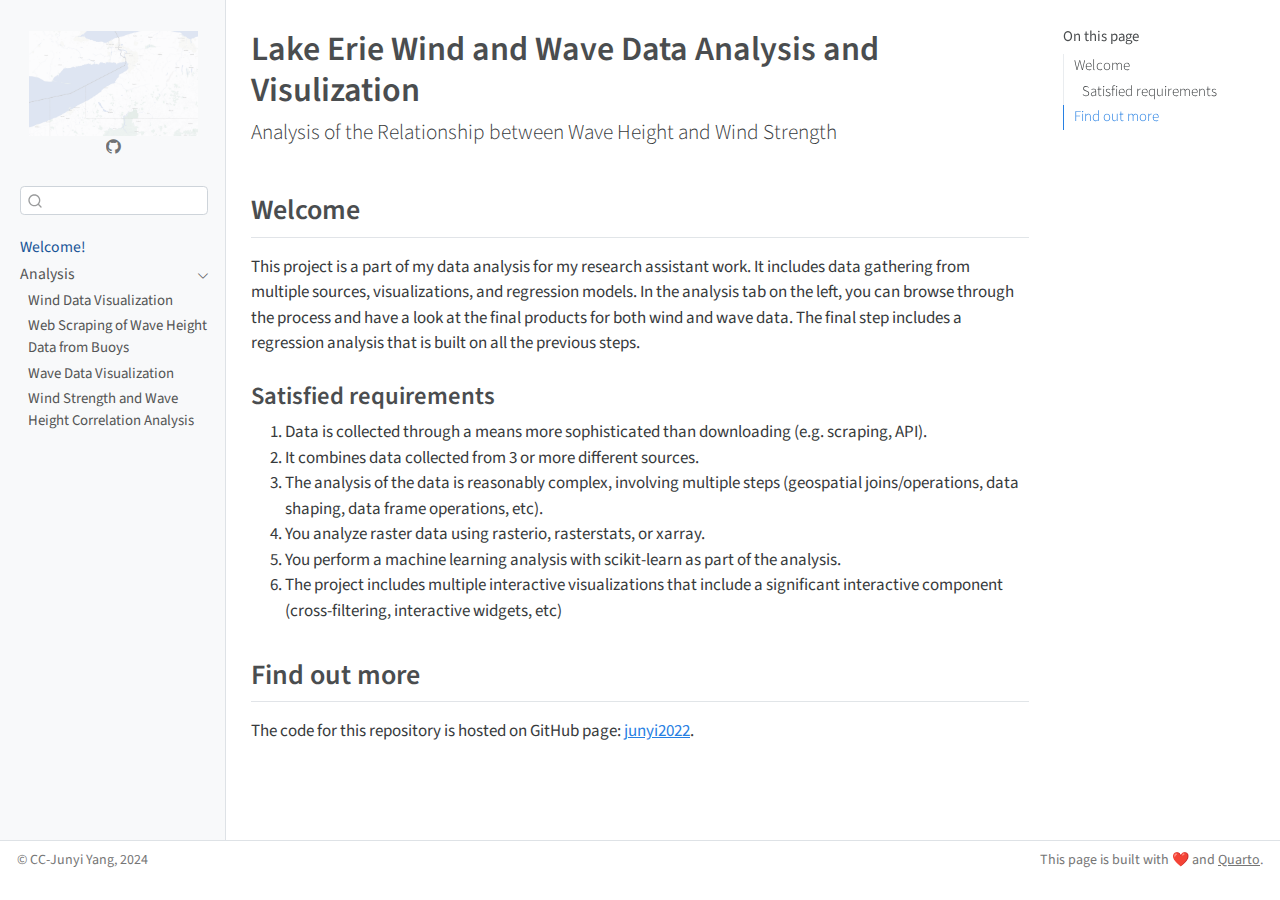
<file: docs/index.html>
<!DOCTYPE html>
<html xmlns="http://www.w3.org/1999/xhtml" lang="en" xml:lang="en"><head>

<meta charset="utf-8">
<meta name="generator" content="quarto-1.3.450">

<meta name="viewport" content="width=device-width, initial-scale=1.0, user-scalable=yes">


<title>MUSA 550 Quarto - Lake Erie Wind and Wave Data Analysis and Visulization</title>
<style>
code{white-space: pre-wrap;}
span.smallcaps{font-variant: small-caps;}
div.columns{display: flex; gap: min(4vw, 1.5em);}
div.column{flex: auto; overflow-x: auto;}
div.hanging-indent{margin-left: 1.5em; text-indent: -1.5em;}
ul.task-list{list-style: none;}
ul.task-list li input[type="checkbox"] {
  width: 0.8em;
  margin: 0 0.8em 0.2em -1em; /* quarto-specific, see https://github.com/quarto-dev/quarto-cli/issues/4556 */ 
  vertical-align: middle;
}
</style>


<script src="site_libs/quarto-nav/quarto-nav.js"></script>
<script src="site_libs/clipboard/clipboard.min.js"></script>
<script src="site_libs/quarto-search/autocomplete.umd.js"></script>
<script src="site_libs/quarto-search/fuse.min.js"></script>
<script src="site_libs/quarto-search/quarto-search.js"></script>
<meta name="quarto:offset" content="./">
<script src="site_libs/quarto-html/quarto.js"></script>
<script src="site_libs/quarto-html/popper.min.js"></script>
<script src="site_libs/quarto-html/tippy.umd.min.js"></script>
<script src="site_libs/quarto-html/anchor.min.js"></script>
<link href="site_libs/quarto-html/tippy.css" rel="stylesheet">
<link href="site_libs/quarto-html/quarto-syntax-highlighting.css" rel="stylesheet" id="quarto-text-highlighting-styles">
<script src="site_libs/bootstrap/bootstrap.min.js"></script>
<link href="site_libs/bootstrap/bootstrap-icons.css" rel="stylesheet">
<link href="site_libs/bootstrap/bootstrap.min.css" rel="stylesheet" id="quarto-bootstrap" data-mode="light">
<script id="quarto-search-options" type="application/json">{
  "location": "sidebar",
  "copy-button": false,
  "collapse-after": 3,
  "panel-placement": "start",
  "type": "textbox",
  "limit": 20,
  "language": {
    "search-no-results-text": "No results",
    "search-matching-documents-text": "matching documents",
    "search-copy-link-title": "Copy link to search",
    "search-hide-matches-text": "Hide additional matches",
    "search-more-match-text": "more match in this document",
    "search-more-matches-text": "more matches in this document",
    "search-clear-button-title": "Clear",
    "search-detached-cancel-button-title": "Cancel",
    "search-submit-button-title": "Submit",
    "search-label": "Search"
  }
}</script>


<link rel="stylesheet" href="styles.css">
</head>

<body class="nav-sidebar docked">

<div id="quarto-search-results"></div>
  <header id="quarto-header" class="headroom fixed-top">
  <nav class="quarto-secondary-nav">
    <div class="container-fluid d-flex">
      <button type="button" class="quarto-btn-toggle btn" data-bs-toggle="collapse" data-bs-target="#quarto-sidebar,#quarto-sidebar-glass" aria-controls="quarto-sidebar" aria-expanded="false" aria-label="Toggle sidebar navigation" onclick="if (window.quartoToggleHeadroom) { window.quartoToggleHeadroom(); }">
        <i class="bi bi-layout-text-sidebar-reverse"></i>
      </button>
      <nav class="quarto-page-breadcrumbs" aria-label="breadcrumb"><ol class="breadcrumb"><li class="breadcrumb-item"><a href="./index.html">Welcome!</a></li></ol></nav>
      <a class="flex-grow-1" role="button" data-bs-toggle="collapse" data-bs-target="#quarto-sidebar,#quarto-sidebar-glass" aria-controls="quarto-sidebar" aria-expanded="false" aria-label="Toggle sidebar navigation" onclick="if (window.quartoToggleHeadroom) { window.quartoToggleHeadroom(); }">      
      </a>
      <button type="button" class="btn quarto-search-button" aria-label="" onclick="window.quartoOpenSearch();">
        <i class="bi bi-search"></i>
      </button>
    </div>
  </nav>
</header>
<!-- content -->
<div id="quarto-content" class="quarto-container page-columns page-rows-contents page-layout-article">
<!-- sidebar -->
  <nav id="quarto-sidebar" class="sidebar collapse collapse-horizontal sidebar-navigation docked overflow-auto">
    <div class="pt-lg-2 mt-2 text-center sidebar-header">
      <a href="./index.html" class="sidebar-logo-link">
      <img src="./images/cover.png" alt="" class="sidebar-logo py-0 d-lg-inline d-none">
      </a>
      <div class="sidebar-tools-main">
    <a href="https://github.com/junyi2022/" rel="" title="Junyi GitHub" class="quarto-navigation-tool px-1" aria-label="Junyi GitHub"><i class="bi bi-github"></i></a>
</div>
      </div>
        <div class="mt-2 flex-shrink-0 align-items-center">
        <div class="sidebar-search">
        <div id="quarto-search" class="" title="Search"></div>
        </div>
        </div>
    <div class="sidebar-menu-container"> 
    <ul class="list-unstyled mt-1">
        <li class="sidebar-item">
  <div class="sidebar-item-container"> 
  <a href="./index.html" class="sidebar-item-text sidebar-link active">
 <span class="menu-text">Welcome!</span></a>
  </div>
</li>
        <li class="sidebar-item sidebar-item-section">
      <div class="sidebar-item-container"> 
            <a href="./analysis/index.html" class="sidebar-item-text sidebar-link">
 <span class="menu-text">Analysis</span></a>
          <a class="sidebar-item-toggle text-start" data-bs-toggle="collapse" data-bs-target="#quarto-sidebar-section-1" aria-expanded="true" aria-label="Toggle section">
            <i class="bi bi-chevron-right ms-2"></i>
          </a> 
      </div>
      <ul id="quarto-sidebar-section-1" class="collapse list-unstyled sidebar-section depth1 show">  
          <li class="sidebar-item">
  <div class="sidebar-item-container"> 
  <a href="./analysis/wind-data-visulize.html" class="sidebar-item-text sidebar-link">
 <span class="menu-text">Wind Data Visualization</span></a>
  </div>
</li>
          <li class="sidebar-item">
  <div class="sidebar-item-container"> 
  <a href="./analysis/web-scraping-wave-data.html" class="sidebar-item-text sidebar-link">
 <span class="menu-text">Web Scraping of Wave Height Data from Buoys</span></a>
  </div>
</li>
          <li class="sidebar-item">
  <div class="sidebar-item-container"> 
  <a href="./analysis/wave-visualization.html" class="sidebar-item-text sidebar-link">
 <span class="menu-text">Wave Data Visualization</span></a>
  </div>
</li>
          <li class="sidebar-item">
  <div class="sidebar-item-container"> 
  <a href="./analysis/wave-wind-analysis.html" class="sidebar-item-text sidebar-link">
 <span class="menu-text">Wind Strength and Wave Height Correlation Analysis</span></a>
  </div>
</li>
      </ul>
  </li>
    </ul>
    </div>
</nav>
<div id="quarto-sidebar-glass" data-bs-toggle="collapse" data-bs-target="#quarto-sidebar,#quarto-sidebar-glass"></div>
<!-- margin-sidebar -->
    <div id="quarto-margin-sidebar" class="sidebar margin-sidebar">
        <nav id="TOC" role="doc-toc" class="toc-active">
    <h2 id="toc-title">On this page</h2>
   
  <ul>
  <li><a href="#welcome" id="toc-welcome" class="nav-link active" data-scroll-target="#welcome">Welcome</a>
  <ul class="collapse">
  <li><a href="#satisfied-requirements" id="toc-satisfied-requirements" class="nav-link" data-scroll-target="#satisfied-requirements">Satisfied requirements</a></li>
  </ul></li>
  <li><a href="#find-out-more" id="toc-find-out-more" class="nav-link" data-scroll-target="#find-out-more">Find out more</a></li>
  </ul>
</nav>
    </div>
<!-- main -->
<main class="content" id="quarto-document-content">

<header id="title-block-header" class="quarto-title-block default">
<div class="quarto-title">
<h1 class="title">Lake Erie Wind and Wave Data Analysis and Visulization</h1>
<p class="subtitle lead">Analysis of the Relationship between Wave Height and Wind Strength</p>
</div>



<div class="quarto-title-meta">

    
  
    
  </div>
  

</header>

<section id="welcome" class="level2">
<h2 class="anchored" data-anchor-id="welcome">Welcome</h2>
<p>This project is a part of my data analysis for my research assistant work. It includes data gathering from multiple sources, visualizations, and regression models. In the analysis tab on the left, you can browse through the process and have a look at the final products for both wind and wave data. The final step includes a regression analysis that is built on all the previous steps.</p>
<section id="satisfied-requirements" class="level3">
<h3 class="anchored" data-anchor-id="satisfied-requirements">Satisfied requirements</h3>
<ol type="1">
<li>Data is collected through a means more sophisticated than downloading (e.g.&nbsp;scraping, API).</li>
<li>It combines data collected from 3 or more different sources.</li>
<li>The analysis of the data is reasonably complex, involving multiple steps (geospatial joins/operations, data shaping, data frame operations, etc).</li>
<li>You analyze raster data using rasterio, rasterstats, or xarray.</li>
<li>You perform a machine learning analysis with scikit-learn as part of the analysis.</li>
<li>The project includes multiple interactive visualizations that include a significant interactive component (cross-filtering, interactive widgets, etc)</li>
</ol>
</section>
</section>
<section id="find-out-more" class="level2">
<h2 class="anchored" data-anchor-id="find-out-more">Find out more</h2>
<p>The code for this repository is hosted on GitHub page: <a href="https://github.com/junyi2022">junyi2022</a>.</p>


</section>

</main> <!-- /main -->
<script id="quarto-html-after-body" type="application/javascript">
window.document.addEventListener("DOMContentLoaded", function (event) {
  const toggleBodyColorMode = (bsSheetEl) => {
    const mode = bsSheetEl.getAttribute("data-mode");
    const bodyEl = window.document.querySelector("body");
    if (mode === "dark") {
      bodyEl.classList.add("quarto-dark");
      bodyEl.classList.remove("quarto-light");
    } else {
      bodyEl.classList.add("quarto-light");
      bodyEl.classList.remove("quarto-dark");
    }
  }
  const toggleBodyColorPrimary = () => {
    const bsSheetEl = window.document.querySelector("link#quarto-bootstrap");
    if (bsSheetEl) {
      toggleBodyColorMode(bsSheetEl);
    }
  }
  toggleBodyColorPrimary();  
  const icon = "";
  const anchorJS = new window.AnchorJS();
  anchorJS.options = {
    placement: 'right',
    icon: icon
  };
  anchorJS.add('.anchored');
  const isCodeAnnotation = (el) => {
    for (const clz of el.classList) {
      if (clz.startsWith('code-annotation-')) {                     
        return true;
      }
    }
    return false;
  }
  const clipboard = new window.ClipboardJS('.code-copy-button', {
    text: function(trigger) {
      const codeEl = trigger.previousElementSibling.cloneNode(true);
      for (const childEl of codeEl.children) {
        if (isCodeAnnotation(childEl)) {
          childEl.remove();
        }
      }
      return codeEl.innerText;
    }
  });
  clipboard.on('success', function(e) {
    // button target
    const button = e.trigger;
    // don't keep focus
    button.blur();
    // flash "checked"
    button.classList.add('code-copy-button-checked');
    var currentTitle = button.getAttribute("title");
    button.setAttribute("title", "Copied!");
    let tooltip;
    if (window.bootstrap) {
      button.setAttribute("data-bs-toggle", "tooltip");
      button.setAttribute("data-bs-placement", "left");
      button.setAttribute("data-bs-title", "Copied!");
      tooltip = new bootstrap.Tooltip(button, 
        { trigger: "manual", 
          customClass: "code-copy-button-tooltip",
          offset: [0, -8]});
      tooltip.show();    
    }
    setTimeout(function() {
      if (tooltip) {
        tooltip.hide();
        button.removeAttribute("data-bs-title");
        button.removeAttribute("data-bs-toggle");
        button.removeAttribute("data-bs-placement");
      }
      button.setAttribute("title", currentTitle);
      button.classList.remove('code-copy-button-checked');
    }, 1000);
    // clear code selection
    e.clearSelection();
  });
  function tippyHover(el, contentFn) {
    const config = {
      allowHTML: true,
      content: contentFn,
      maxWidth: 500,
      delay: 100,
      arrow: false,
      appendTo: function(el) {
          return el.parentElement;
      },
      interactive: true,
      interactiveBorder: 10,
      theme: 'quarto',
      placement: 'bottom-start'
    };
    window.tippy(el, config); 
  }
  const noterefs = window.document.querySelectorAll('a[role="doc-noteref"]');
  for (var i=0; i<noterefs.length; i++) {
    const ref = noterefs[i];
    tippyHover(ref, function() {
      // use id or data attribute instead here
      let href = ref.getAttribute('data-footnote-href') || ref.getAttribute('href');
      try { href = new URL(href).hash; } catch {}
      const id = href.replace(/^#\/?/, "");
      const note = window.document.getElementById(id);
      return note.innerHTML;
    });
  }
      let selectedAnnoteEl;
      const selectorForAnnotation = ( cell, annotation) => {
        let cellAttr = 'data-code-cell="' + cell + '"';
        let lineAttr = 'data-code-annotation="' +  annotation + '"';
        const selector = 'span[' + cellAttr + '][' + lineAttr + ']';
        return selector;
      }
      const selectCodeLines = (annoteEl) => {
        const doc = window.document;
        const targetCell = annoteEl.getAttribute("data-target-cell");
        const targetAnnotation = annoteEl.getAttribute("data-target-annotation");
        const annoteSpan = window.document.querySelector(selectorForAnnotation(targetCell, targetAnnotation));
        const lines = annoteSpan.getAttribute("data-code-lines").split(",");
        const lineIds = lines.map((line) => {
          return targetCell + "-" + line;
        })
        let top = null;
        let height = null;
        let parent = null;
        if (lineIds.length > 0) {
            //compute the position of the single el (top and bottom and make a div)
            const el = window.document.getElementById(lineIds[0]);
            top = el.offsetTop;
            height = el.offsetHeight;
            parent = el.parentElement.parentElement;
          if (lineIds.length > 1) {
            const lastEl = window.document.getElementById(lineIds[lineIds.length - 1]);
            const bottom = lastEl.offsetTop + lastEl.offsetHeight;
            height = bottom - top;
          }
          if (top !== null && height !== null && parent !== null) {
            // cook up a div (if necessary) and position it 
            let div = window.document.getElementById("code-annotation-line-highlight");
            if (div === null) {
              div = window.document.createElement("div");
              div.setAttribute("id", "code-annotation-line-highlight");
              div.style.position = 'absolute';
              parent.appendChild(div);
            }
            div.style.top = top - 2 + "px";
            div.style.height = height + 4 + "px";
            let gutterDiv = window.document.getElementById("code-annotation-line-highlight-gutter");
            if (gutterDiv === null) {
              gutterDiv = window.document.createElement("div");
              gutterDiv.setAttribute("id", "code-annotation-line-highlight-gutter");
              gutterDiv.style.position = 'absolute';
              const codeCell = window.document.getElementById(targetCell);
              const gutter = codeCell.querySelector('.code-annotation-gutter');
              gutter.appendChild(gutterDiv);
            }
            gutterDiv.style.top = top - 2 + "px";
            gutterDiv.style.height = height + 4 + "px";
          }
          selectedAnnoteEl = annoteEl;
        }
      };
      const unselectCodeLines = () => {
        const elementsIds = ["code-annotation-line-highlight", "code-annotation-line-highlight-gutter"];
        elementsIds.forEach((elId) => {
          const div = window.document.getElementById(elId);
          if (div) {
            div.remove();
          }
        });
        selectedAnnoteEl = undefined;
      };
      // Attach click handler to the DT
      const annoteDls = window.document.querySelectorAll('dt[data-target-cell]');
      for (const annoteDlNode of annoteDls) {
        annoteDlNode.addEventListener('click', (event) => {
          const clickedEl = event.target;
          if (clickedEl !== selectedAnnoteEl) {
            unselectCodeLines();
            const activeEl = window.document.querySelector('dt[data-target-cell].code-annotation-active');
            if (activeEl) {
              activeEl.classList.remove('code-annotation-active');
            }
            selectCodeLines(clickedEl);
            clickedEl.classList.add('code-annotation-active');
          } else {
            // Unselect the line
            unselectCodeLines();
            clickedEl.classList.remove('code-annotation-active');
          }
        });
      }
  const findCites = (el) => {
    const parentEl = el.parentElement;
    if (parentEl) {
      const cites = parentEl.dataset.cites;
      if (cites) {
        return {
          el,
          cites: cites.split(' ')
        };
      } else {
        return findCites(el.parentElement)
      }
    } else {
      return undefined;
    }
  };
  var bibliorefs = window.document.querySelectorAll('a[role="doc-biblioref"]');
  for (var i=0; i<bibliorefs.length; i++) {
    const ref = bibliorefs[i];
    const citeInfo = findCites(ref);
    if (citeInfo) {
      tippyHover(citeInfo.el, function() {
        var popup = window.document.createElement('div');
        citeInfo.cites.forEach(function(cite) {
          var citeDiv = window.document.createElement('div');
          citeDiv.classList.add('hanging-indent');
          citeDiv.classList.add('csl-entry');
          var biblioDiv = window.document.getElementById('ref-' + cite);
          if (biblioDiv) {
            citeDiv.innerHTML = biblioDiv.innerHTML;
          }
          popup.appendChild(citeDiv);
        });
        return popup.innerHTML;
      });
    }
  }
});
</script>
</div> <!-- /content -->
<footer class="footer">
  <div class="nav-footer">
    <div class="nav-footer-left">© CC-Junyi Yang, 2024</div>   
    <div class="nav-footer-center">
      &nbsp;
    </div>
    <div class="nav-footer-right">This page is built with ❤️ and <a href="https://quarto.org/">Quarto</a>.</div>
  </div>
</footer>



</body></html>
</file>
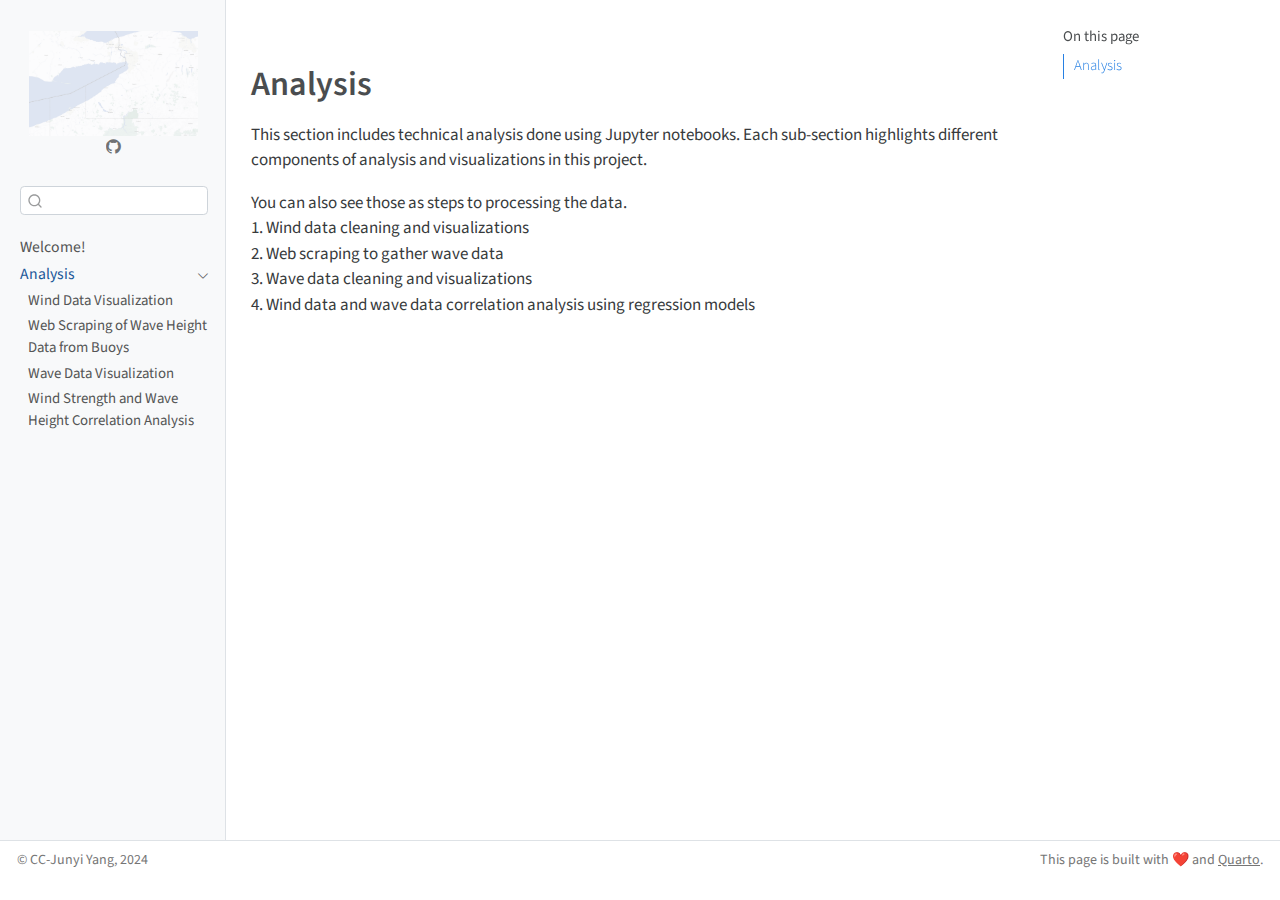
<file: docs/analysis/index.html>
<!DOCTYPE html>
<html xmlns="http://www.w3.org/1999/xhtml" lang="en" xml:lang="en"><head>

<meta charset="utf-8">
<meta name="generator" content="quarto-1.3.450">

<meta name="viewport" content="width=device-width, initial-scale=1.0, user-scalable=yes">


<title>MUSA 550 Quarto – index</title>
<style>
code{white-space: pre-wrap;}
span.smallcaps{font-variant: small-caps;}
div.columns{display: flex; gap: min(4vw, 1.5em);}
div.column{flex: auto; overflow-x: auto;}
div.hanging-indent{margin-left: 1.5em; text-indent: -1.5em;}
ul.task-list{list-style: none;}
ul.task-list li input[type="checkbox"] {
  width: 0.8em;
  margin: 0 0.8em 0.2em -1em; /* quarto-specific, see https://github.com/quarto-dev/quarto-cli/issues/4556 */ 
  vertical-align: middle;
}
</style>


<script src="../site_libs/quarto-nav/quarto-nav.js"></script>
<script src="../site_libs/clipboard/clipboard.min.js"></script>
<script src="../site_libs/quarto-search/autocomplete.umd.js"></script>
<script src="../site_libs/quarto-search/fuse.min.js"></script>
<script src="../site_libs/quarto-search/quarto-search.js"></script>
<meta name="quarto:offset" content="../">
<script src="../site_libs/quarto-html/quarto.js"></script>
<script src="../site_libs/quarto-html/popper.min.js"></script>
<script src="../site_libs/quarto-html/tippy.umd.min.js"></script>
<script src="../site_libs/quarto-html/anchor.min.js"></script>
<link href="../site_libs/quarto-html/tippy.css" rel="stylesheet">
<link href="../site_libs/quarto-html/quarto-syntax-highlighting.css" rel="stylesheet" id="quarto-text-highlighting-styles">
<script src="../site_libs/bootstrap/bootstrap.min.js"></script>
<link href="../site_libs/bootstrap/bootstrap-icons.css" rel="stylesheet">
<link href="../site_libs/bootstrap/bootstrap.min.css" rel="stylesheet" id="quarto-bootstrap" data-mode="light">
<script id="quarto-search-options" type="application/json">{
  "location": "sidebar",
  "copy-button": false,
  "collapse-after": 3,
  "panel-placement": "start",
  "type": "textbox",
  "limit": 20,
  "language": {
    "search-no-results-text": "No results",
    "search-matching-documents-text": "matching documents",
    "search-copy-link-title": "Copy link to search",
    "search-hide-matches-text": "Hide additional matches",
    "search-more-match-text": "more match in this document",
    "search-more-matches-text": "more matches in this document",
    "search-clear-button-title": "Clear",
    "search-detached-cancel-button-title": "Cancel",
    "search-submit-button-title": "Submit",
    "search-label": "Search"
  }
}</script>


<link rel="stylesheet" href="../styles.css">
</head>

<body class="nav-sidebar docked">

<div id="quarto-search-results"></div>
  <header id="quarto-header" class="headroom fixed-top">
  <nav class="quarto-secondary-nav">
    <div class="container-fluid d-flex">
      <button type="button" class="quarto-btn-toggle btn" data-bs-toggle="collapse" data-bs-target="#quarto-sidebar,#quarto-sidebar-glass" aria-controls="quarto-sidebar" aria-expanded="false" aria-label="Toggle sidebar navigation" onclick="if (window.quartoToggleHeadroom) { window.quartoToggleHeadroom(); }">
        <i class="bi bi-layout-text-sidebar-reverse"></i>
      </button>
      <nav class="quarto-page-breadcrumbs" aria-label="breadcrumb"><ol class="breadcrumb"><li class="breadcrumb-item"><a href="../analysis/index.html">Analysis</a></li></ol></nav>
      <a class="flex-grow-1" role="button" data-bs-toggle="collapse" data-bs-target="#quarto-sidebar,#quarto-sidebar-glass" aria-controls="quarto-sidebar" aria-expanded="false" aria-label="Toggle sidebar navigation" onclick="if (window.quartoToggleHeadroom) { window.quartoToggleHeadroom(); }">      
      </a>
      <button type="button" class="btn quarto-search-button" aria-label="" onclick="window.quartoOpenSearch();">
        <i class="bi bi-search"></i>
      </button>
    </div>
  </nav>
</header>
<!-- content -->
<div id="quarto-content" class="quarto-container page-columns page-rows-contents page-layout-article">
<!-- sidebar -->
  <nav id="quarto-sidebar" class="sidebar collapse collapse-horizontal sidebar-navigation docked overflow-auto">
    <div class="pt-lg-2 mt-2 text-center sidebar-header">
      <a href="../index.html" class="sidebar-logo-link">
      <img src="../images/cover.png" alt="" class="sidebar-logo py-0 d-lg-inline d-none">
      </a>
      <div class="sidebar-tools-main">
    <a href="https://github.com/junyi2022/" rel="" title="Junyi GitHub" class="quarto-navigation-tool px-1" aria-label="Junyi GitHub"><i class="bi bi-github"></i></a>
</div>
      </div>
        <div class="mt-2 flex-shrink-0 align-items-center">
        <div class="sidebar-search">
        <div id="quarto-search" class="" title="Search"></div>
        </div>
        </div>
    <div class="sidebar-menu-container"> 
    <ul class="list-unstyled mt-1">
        <li class="sidebar-item">
  <div class="sidebar-item-container"> 
  <a href="../index.html" class="sidebar-item-text sidebar-link">
 <span class="menu-text">Welcome!</span></a>
  </div>
</li>
        <li class="sidebar-item sidebar-item-section">
      <div class="sidebar-item-container"> 
            <a href="../analysis/index.html" class="sidebar-item-text sidebar-link active">
 <span class="menu-text">Analysis</span></a>
          <a class="sidebar-item-toggle text-start" data-bs-toggle="collapse" data-bs-target="#quarto-sidebar-section-1" aria-expanded="true" aria-label="Toggle section">
            <i class="bi bi-chevron-right ms-2"></i>
          </a> 
      </div>
      <ul id="quarto-sidebar-section-1" class="collapse list-unstyled sidebar-section depth1 show">  
          <li class="sidebar-item">
  <div class="sidebar-item-container"> 
  <a href="../analysis/wind-data-visulize.html" class="sidebar-item-text sidebar-link">
 <span class="menu-text">Wind Data Visualization</span></a>
  </div>
</li>
          <li class="sidebar-item">
  <div class="sidebar-item-container"> 
  <a href="../analysis/web-scraping-wave-data.html" class="sidebar-item-text sidebar-link">
 <span class="menu-text">Web Scraping of Wave Height Data from Buoys</span></a>
  </div>
</li>
          <li class="sidebar-item">
  <div class="sidebar-item-container"> 
  <a href="../analysis/wave-visualization.html" class="sidebar-item-text sidebar-link">
 <span class="menu-text">Wave Data Visualization</span></a>
  </div>
</li>
          <li class="sidebar-item">
  <div class="sidebar-item-container"> 
  <a href="../analysis/wave-wind-analysis.html" class="sidebar-item-text sidebar-link">
 <span class="menu-text">Wind Strength and Wave Height Correlation Analysis</span></a>
  </div>
</li>
      </ul>
  </li>
    </ul>
    </div>
</nav>
<div id="quarto-sidebar-glass" data-bs-toggle="collapse" data-bs-target="#quarto-sidebar,#quarto-sidebar-glass"></div>
<!-- margin-sidebar -->
    <div id="quarto-margin-sidebar" class="sidebar margin-sidebar">
        <nav id="TOC" role="doc-toc" class="toc-active">
    <h2 id="toc-title">On this page</h2>
   
  <ul>
  <li><a href="#analysis" id="toc-analysis" class="nav-link active" data-scroll-target="#analysis">Analysis</a></li>
  </ul>
</nav>
    </div>
<!-- main -->
<main class="content" id="quarto-document-content">



<section id="analysis" class="level1">
<h1>Analysis</h1>
<p>This section includes technical analysis done using Jupyter notebooks. Each sub-section highlights different components of analysis and visualizations in this project.</p>
<p>You can also see those as steps to processing the data.<br>
1. Wind data cleaning and visualizations<br>
2. Web scraping to gather wave data<br>
3. Wave data cleaning and visualizations<br>
4. Wind data and wave data correlation analysis using regression models</p>


</section>

</main> <!-- /main -->
<script id="quarto-html-after-body" type="application/javascript">
window.document.addEventListener("DOMContentLoaded", function (event) {
  const toggleBodyColorMode = (bsSheetEl) => {
    const mode = bsSheetEl.getAttribute("data-mode");
    const bodyEl = window.document.querySelector("body");
    if (mode === "dark") {
      bodyEl.classList.add("quarto-dark");
      bodyEl.classList.remove("quarto-light");
    } else {
      bodyEl.classList.add("quarto-light");
      bodyEl.classList.remove("quarto-dark");
    }
  }
  const toggleBodyColorPrimary = () => {
    const bsSheetEl = window.document.querySelector("link#quarto-bootstrap");
    if (bsSheetEl) {
      toggleBodyColorMode(bsSheetEl);
    }
  }
  toggleBodyColorPrimary();  
  const icon = "";
  const anchorJS = new window.AnchorJS();
  anchorJS.options = {
    placement: 'right',
    icon: icon
  };
  anchorJS.add('.anchored');
  const isCodeAnnotation = (el) => {
    for (const clz of el.classList) {
      if (clz.startsWith('code-annotation-')) {                     
        return true;
      }
    }
    return false;
  }
  const clipboard = new window.ClipboardJS('.code-copy-button', {
    text: function(trigger) {
      const codeEl = trigger.previousElementSibling.cloneNode(true);
      for (const childEl of codeEl.children) {
        if (isCodeAnnotation(childEl)) {
          childEl.remove();
        }
      }
      return codeEl.innerText;
    }
  });
  clipboard.on('success', function(e) {
    // button target
    const button = e.trigger;
    // don't keep focus
    button.blur();
    // flash "checked"
    button.classList.add('code-copy-button-checked');
    var currentTitle = button.getAttribute("title");
    button.setAttribute("title", "Copied!");
    let tooltip;
    if (window.bootstrap) {
      button.setAttribute("data-bs-toggle", "tooltip");
      button.setAttribute("data-bs-placement", "left");
      button.setAttribute("data-bs-title", "Copied!");
      tooltip = new bootstrap.Tooltip(button, 
        { trigger: "manual", 
          customClass: "code-copy-button-tooltip",
          offset: [0, -8]});
      tooltip.show();    
    }
    setTimeout(function() {
      if (tooltip) {
        tooltip.hide();
        button.removeAttribute("data-bs-title");
        button.removeAttribute("data-bs-toggle");
        button.removeAttribute("data-bs-placement");
      }
      button.setAttribute("title", currentTitle);
      button.classList.remove('code-copy-button-checked');
    }, 1000);
    // clear code selection
    e.clearSelection();
  });
  function tippyHover(el, contentFn) {
    const config = {
      allowHTML: true,
      content: contentFn,
      maxWidth: 500,
      delay: 100,
      arrow: false,
      appendTo: function(el) {
          return el.parentElement;
      },
      interactive: true,
      interactiveBorder: 10,
      theme: 'quarto',
      placement: 'bottom-start'
    };
    window.tippy(el, config); 
  }
  const noterefs = window.document.querySelectorAll('a[role="doc-noteref"]');
  for (var i=0; i<noterefs.length; i++) {
    const ref = noterefs[i];
    tippyHover(ref, function() {
      // use id or data attribute instead here
      let href = ref.getAttribute('data-footnote-href') || ref.getAttribute('href');
      try { href = new URL(href).hash; } catch {}
      const id = href.replace(/^#\/?/, "");
      const note = window.document.getElementById(id);
      return note.innerHTML;
    });
  }
      let selectedAnnoteEl;
      const selectorForAnnotation = ( cell, annotation) => {
        let cellAttr = 'data-code-cell="' + cell + '"';
        let lineAttr = 'data-code-annotation="' +  annotation + '"';
        const selector = 'span[' + cellAttr + '][' + lineAttr + ']';
        return selector;
      }
      const selectCodeLines = (annoteEl) => {
        const doc = window.document;
        const targetCell = annoteEl.getAttribute("data-target-cell");
        const targetAnnotation = annoteEl.getAttribute("data-target-annotation");
        const annoteSpan = window.document.querySelector(selectorForAnnotation(targetCell, targetAnnotation));
        const lines = annoteSpan.getAttribute("data-code-lines").split(",");
        const lineIds = lines.map((line) => {
          return targetCell + "-" + line;
        })
        let top = null;
        let height = null;
        let parent = null;
        if (lineIds.length > 0) {
            //compute the position of the single el (top and bottom and make a div)
            const el = window.document.getElementById(lineIds[0]);
            top = el.offsetTop;
            height = el.offsetHeight;
            parent = el.parentElement.parentElement;
          if (lineIds.length > 1) {
            const lastEl = window.document.getElementById(lineIds[lineIds.length - 1]);
            const bottom = lastEl.offsetTop + lastEl.offsetHeight;
            height = bottom - top;
          }
          if (top !== null && height !== null && parent !== null) {
            // cook up a div (if necessary) and position it 
            let div = window.document.getElementById("code-annotation-line-highlight");
            if (div === null) {
              div = window.document.createElement("div");
              div.setAttribute("id", "code-annotation-line-highlight");
              div.style.position = 'absolute';
              parent.appendChild(div);
            }
            div.style.top = top - 2 + "px";
            div.style.height = height + 4 + "px";
            let gutterDiv = window.document.getElementById("code-annotation-line-highlight-gutter");
            if (gutterDiv === null) {
              gutterDiv = window.document.createElement("div");
              gutterDiv.setAttribute("id", "code-annotation-line-highlight-gutter");
              gutterDiv.style.position = 'absolute';
              const codeCell = window.document.getElementById(targetCell);
              const gutter = codeCell.querySelector('.code-annotation-gutter');
              gutter.appendChild(gutterDiv);
            }
            gutterDiv.style.top = top - 2 + "px";
            gutterDiv.style.height = height + 4 + "px";
          }
          selectedAnnoteEl = annoteEl;
        }
      };
      const unselectCodeLines = () => {
        const elementsIds = ["code-annotation-line-highlight", "code-annotation-line-highlight-gutter"];
        elementsIds.forEach((elId) => {
          const div = window.document.getElementById(elId);
          if (div) {
            div.remove();
          }
        });
        selectedAnnoteEl = undefined;
      };
      // Attach click handler to the DT
      const annoteDls = window.document.querySelectorAll('dt[data-target-cell]');
      for (const annoteDlNode of annoteDls) {
        annoteDlNode.addEventListener('click', (event) => {
          const clickedEl = event.target;
          if (clickedEl !== selectedAnnoteEl) {
            unselectCodeLines();
            const activeEl = window.document.querySelector('dt[data-target-cell].code-annotation-active');
            if (activeEl) {
              activeEl.classList.remove('code-annotation-active');
            }
            selectCodeLines(clickedEl);
            clickedEl.classList.add('code-annotation-active');
          } else {
            // Unselect the line
            unselectCodeLines();
            clickedEl.classList.remove('code-annotation-active');
          }
        });
      }
  const findCites = (el) => {
    const parentEl = el.parentElement;
    if (parentEl) {
      const cites = parentEl.dataset.cites;
      if (cites) {
        return {
          el,
          cites: cites.split(' ')
        };
      } else {
        return findCites(el.parentElement)
      }
    } else {
      return undefined;
    }
  };
  var bibliorefs = window.document.querySelectorAll('a[role="doc-biblioref"]');
  for (var i=0; i<bibliorefs.length; i++) {
    const ref = bibliorefs[i];
    const citeInfo = findCites(ref);
    if (citeInfo) {
      tippyHover(citeInfo.el, function() {
        var popup = window.document.createElement('div');
        citeInfo.cites.forEach(function(cite) {
          var citeDiv = window.document.createElement('div');
          citeDiv.classList.add('hanging-indent');
          citeDiv.classList.add('csl-entry');
          var biblioDiv = window.document.getElementById('ref-' + cite);
          if (biblioDiv) {
            citeDiv.innerHTML = biblioDiv.innerHTML;
          }
          popup.appendChild(citeDiv);
        });
        return popup.innerHTML;
      });
    }
  }
});
</script>
</div> <!-- /content -->
<footer class="footer">
  <div class="nav-footer">
    <div class="nav-footer-left">© CC-Junyi Yang, 2024</div>   
    <div class="nav-footer-center">
      &nbsp;
    </div>
    <div class="nav-footer-right">This page is built with ❤️ and <a href="https://quarto.org/">Quarto</a>.</div>
  </div>
</footer>



</body></html>
</file>
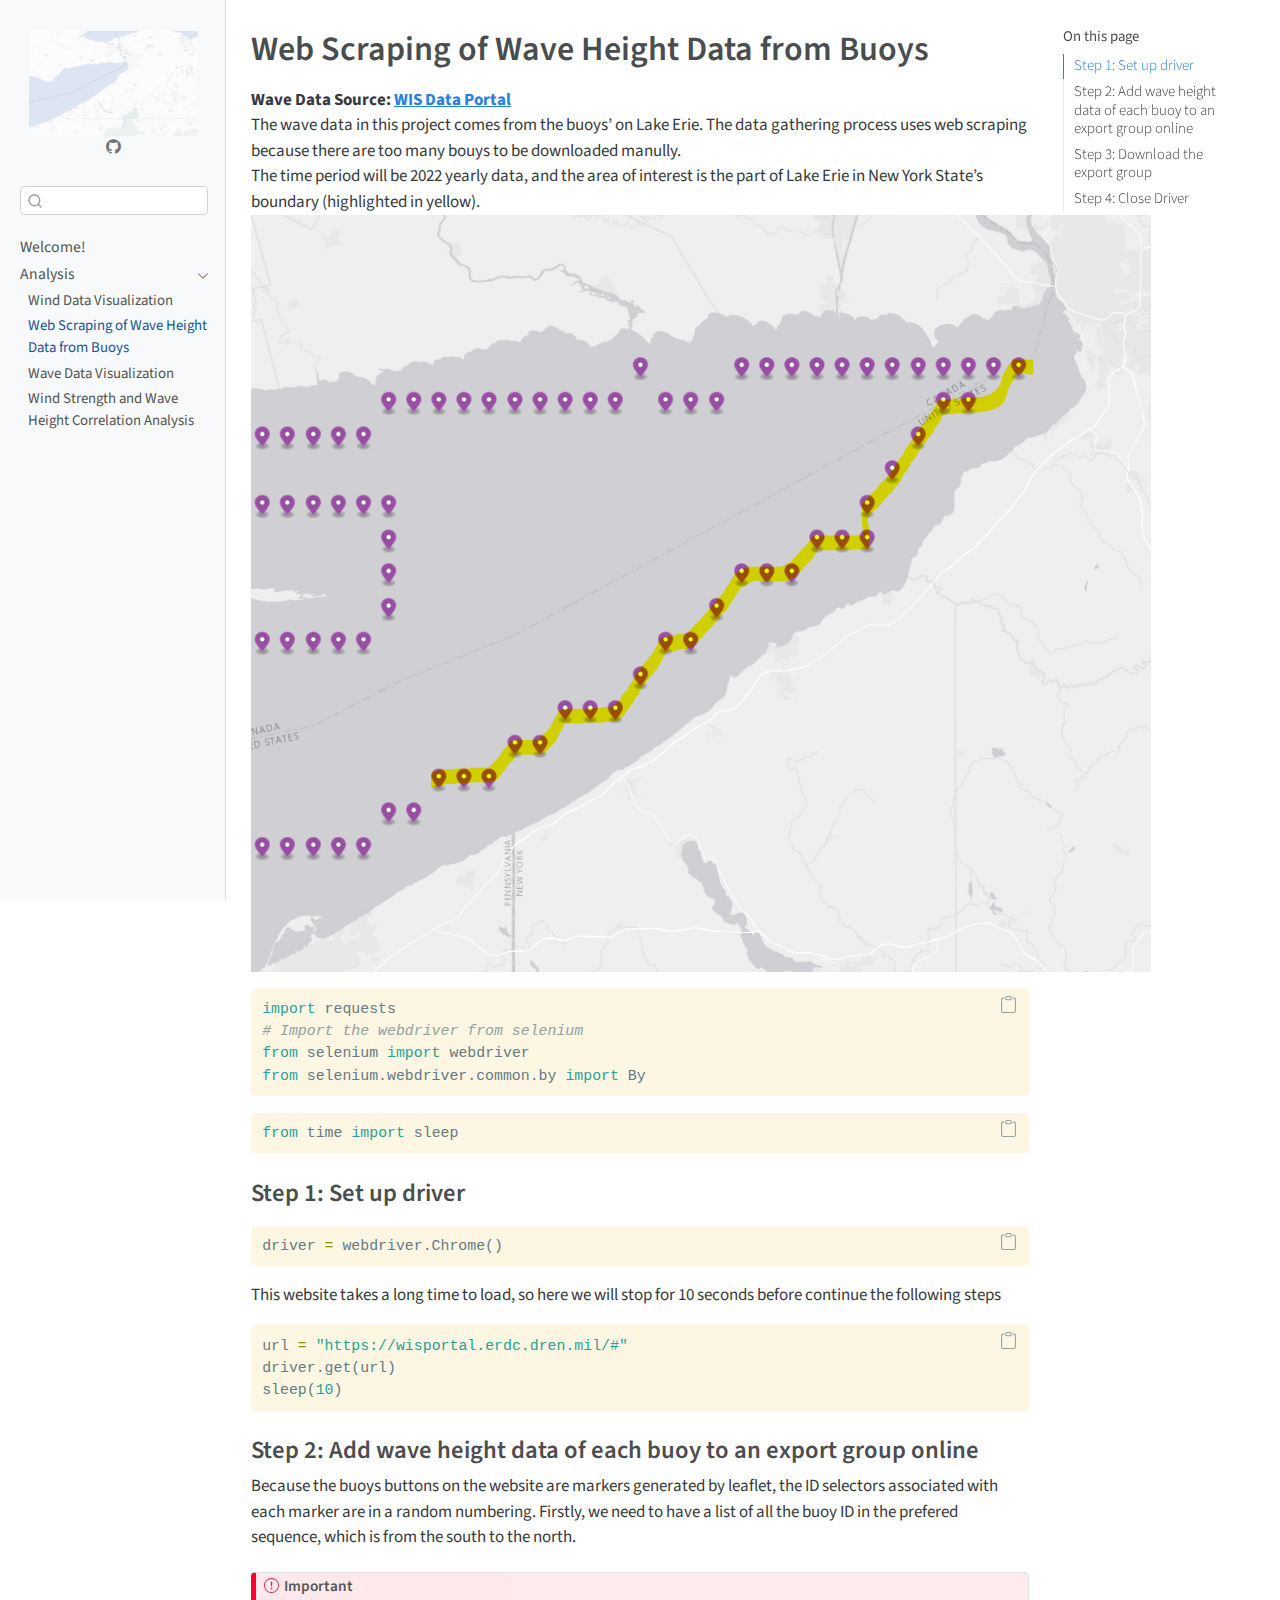
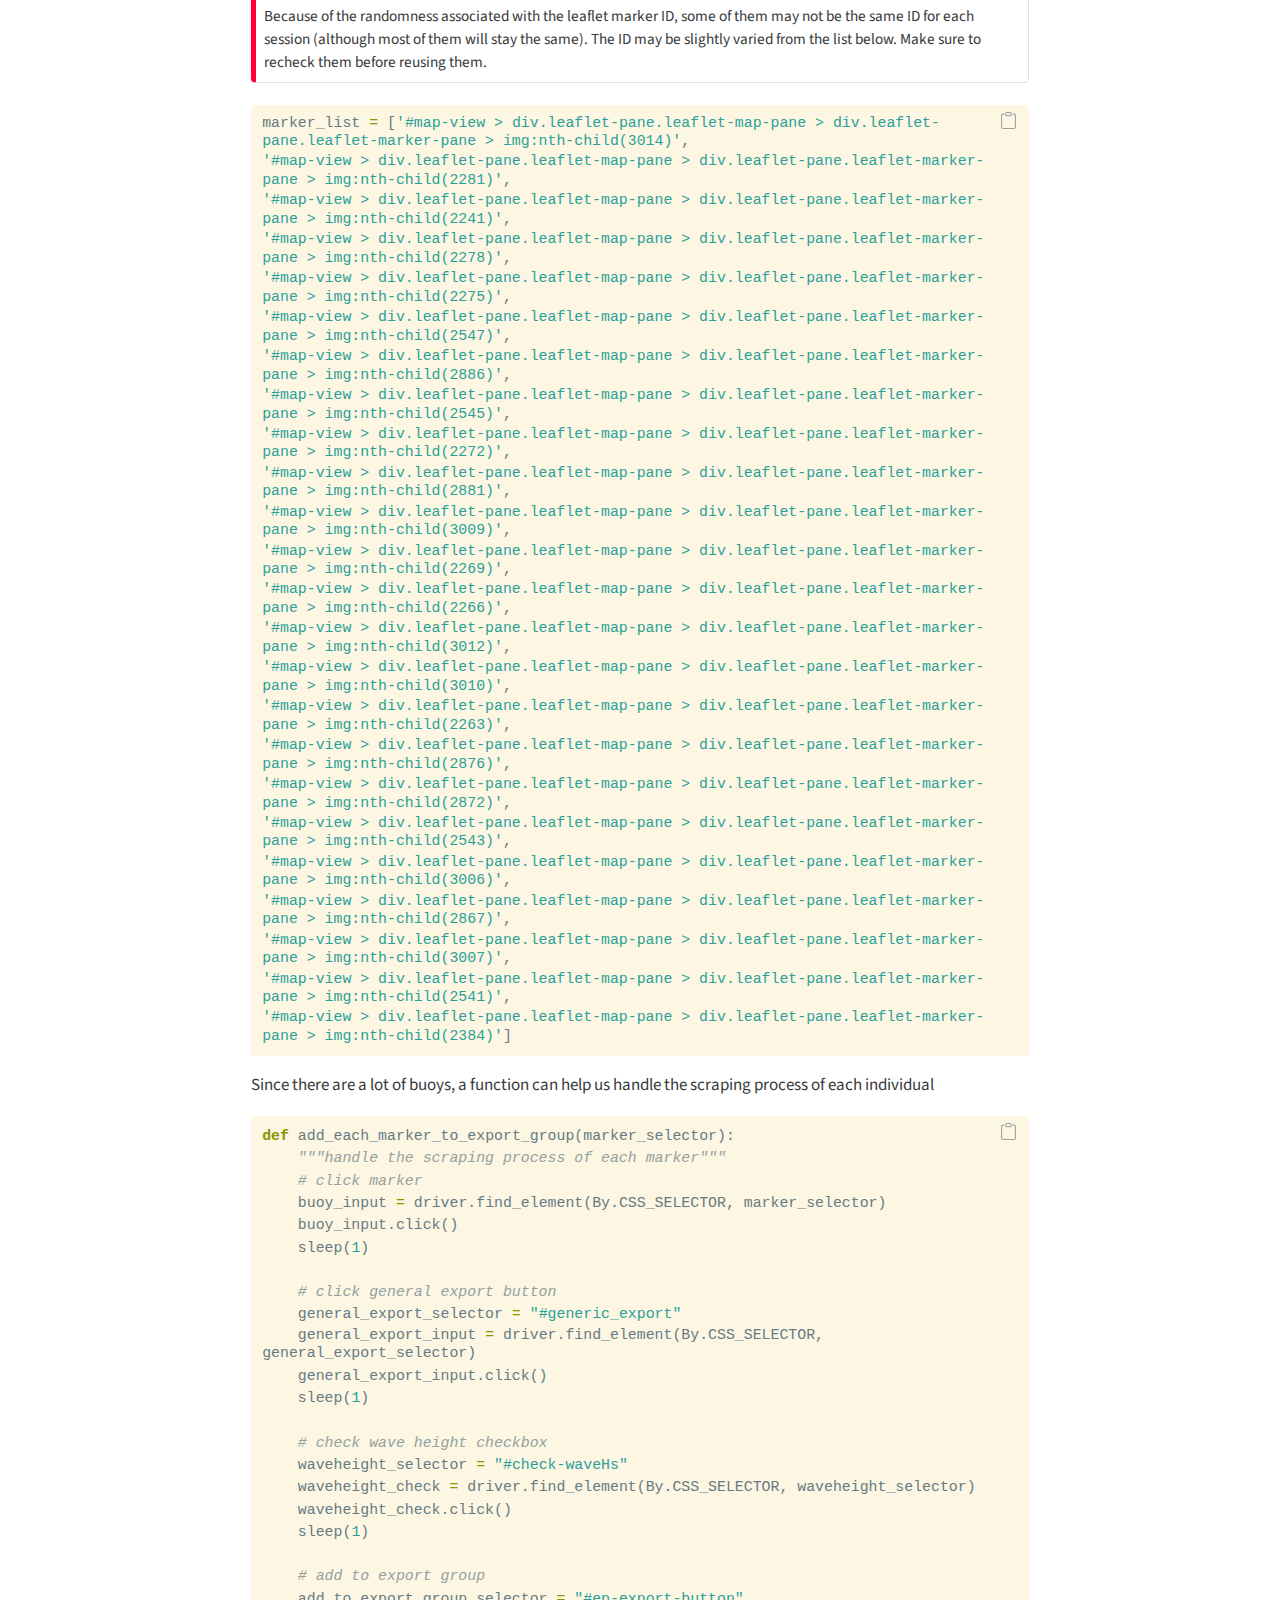
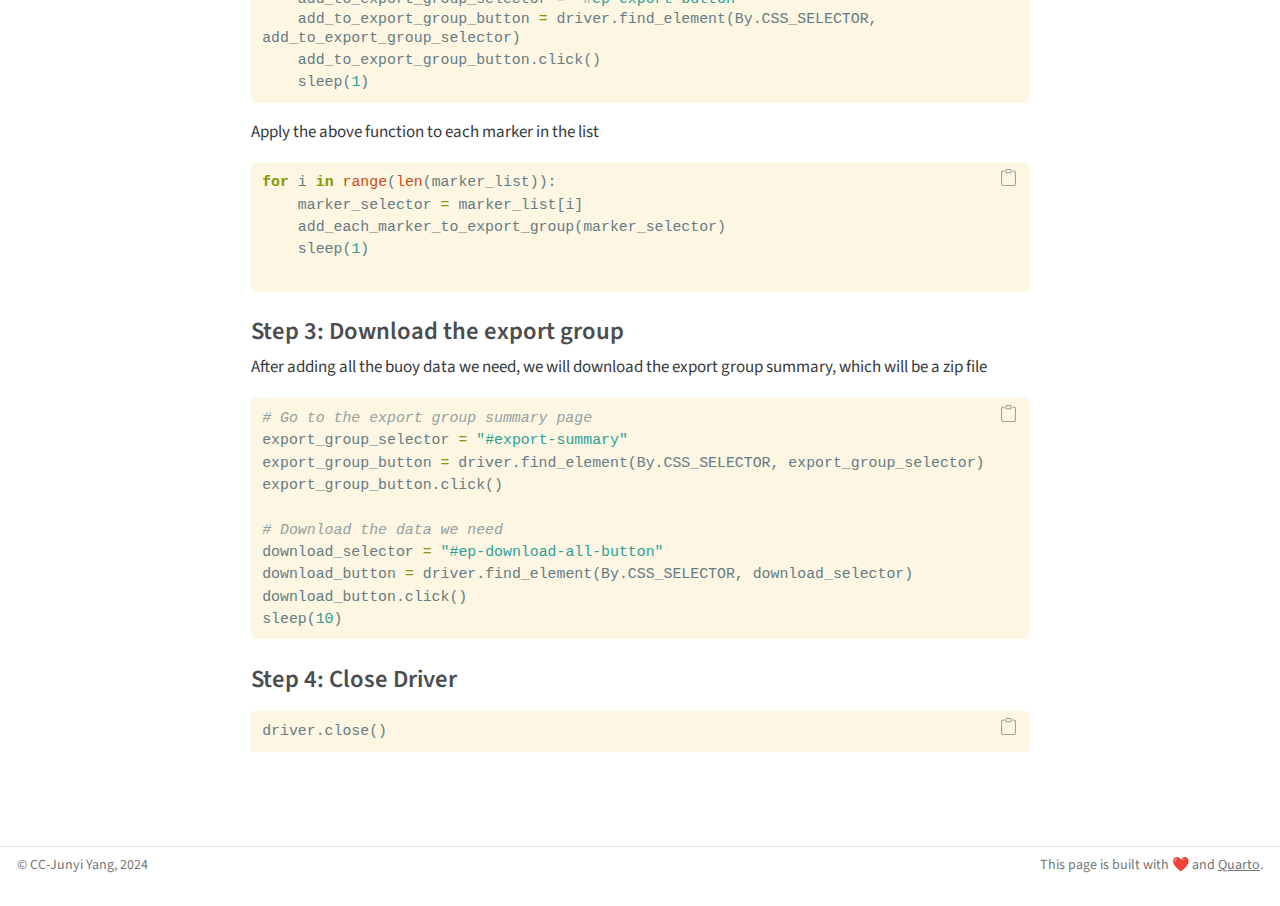
<file: docs/analysis/web-scraping-wave-data.html>
<!DOCTYPE html>
<html xmlns="http://www.w3.org/1999/xhtml" lang="en" xml:lang="en"><head>

<meta charset="utf-8">
<meta name="generator" content="quarto-1.3.450">

<meta name="viewport" content="width=device-width, initial-scale=1.0, user-scalable=yes">


<title>MUSA 550 Quarto - Web Scraping of Wave Height Data from Buoys</title>
<style>
code{white-space: pre-wrap;}
span.smallcaps{font-variant: small-caps;}
div.columns{display: flex; gap: min(4vw, 1.5em);}
div.column{flex: auto; overflow-x: auto;}
div.hanging-indent{margin-left: 1.5em; text-indent: -1.5em;}
ul.task-list{list-style: none;}
ul.task-list li input[type="checkbox"] {
  width: 0.8em;
  margin: 0 0.8em 0.2em -1em; /* quarto-specific, see https://github.com/quarto-dev/quarto-cli/issues/4556 */ 
  vertical-align: middle;
}
/* CSS for syntax highlighting */
pre > code.sourceCode { white-space: pre; position: relative; }
pre > code.sourceCode > span { display: inline-block; line-height: 1.25; }
pre > code.sourceCode > span:empty { height: 1.2em; }
.sourceCode { overflow: visible; }
code.sourceCode > span { color: inherit; text-decoration: inherit; }
div.sourceCode { margin: 1em 0; }
pre.sourceCode { margin: 0; }
@media screen {
div.sourceCode { overflow: auto; }
}
@media print {
pre > code.sourceCode { white-space: pre-wrap; }
pre > code.sourceCode > span { text-indent: -5em; padding-left: 5em; }
}
pre.numberSource code
  { counter-reset: source-line 0; }
pre.numberSource code > span
  { position: relative; left: -4em; counter-increment: source-line; }
pre.numberSource code > span > a:first-child::before
  { content: counter(source-line);
    position: relative; left: -1em; text-align: right; vertical-align: baseline;
    border: none; display: inline-block;
    -webkit-touch-callout: none; -webkit-user-select: none;
    -khtml-user-select: none; -moz-user-select: none;
    -ms-user-select: none; user-select: none;
    padding: 0 4px; width: 4em;
  }
pre.numberSource { margin-left: 3em;  padding-left: 4px; }
div.sourceCode
  {   }
@media screen {
pre > code.sourceCode > span > a:first-child::before { text-decoration: underline; }
}
</style>


<script src="../site_libs/quarto-nav/quarto-nav.js"></script>
<script src="../site_libs/clipboard/clipboard.min.js"></script>
<script src="../site_libs/quarto-search/autocomplete.umd.js"></script>
<script src="../site_libs/quarto-search/fuse.min.js"></script>
<script src="../site_libs/quarto-search/quarto-search.js"></script>
<meta name="quarto:offset" content="../">
<script src="../site_libs/quarto-html/quarto.js"></script>
<script src="../site_libs/quarto-html/popper.min.js"></script>
<script src="../site_libs/quarto-html/tippy.umd.min.js"></script>
<script src="../site_libs/quarto-html/anchor.min.js"></script>
<link href="../site_libs/quarto-html/tippy.css" rel="stylesheet">
<link href="../site_libs/quarto-html/quarto-syntax-highlighting.css" rel="stylesheet" id="quarto-text-highlighting-styles">
<script src="../site_libs/bootstrap/bootstrap.min.js"></script>
<link href="../site_libs/bootstrap/bootstrap-icons.css" rel="stylesheet">
<link href="../site_libs/bootstrap/bootstrap.min.css" rel="stylesheet" id="quarto-bootstrap" data-mode="light">
<script id="quarto-search-options" type="application/json">{
  "location": "sidebar",
  "copy-button": false,
  "collapse-after": 3,
  "panel-placement": "start",
  "type": "textbox",
  "limit": 20,
  "language": {
    "search-no-results-text": "No results",
    "search-matching-documents-text": "matching documents",
    "search-copy-link-title": "Copy link to search",
    "search-hide-matches-text": "Hide additional matches",
    "search-more-match-text": "more match in this document",
    "search-more-matches-text": "more matches in this document",
    "search-clear-button-title": "Clear",
    "search-detached-cancel-button-title": "Cancel",
    "search-submit-button-title": "Submit",
    "search-label": "Search"
  }
}</script>


<link rel="stylesheet" href="../styles.css">
</head>

<body class="nav-sidebar docked">

<div id="quarto-search-results"></div>
  <header id="quarto-header" class="headroom fixed-top">
  <nav class="quarto-secondary-nav">
    <div class="container-fluid d-flex">
      <button type="button" class="quarto-btn-toggle btn" data-bs-toggle="collapse" data-bs-target="#quarto-sidebar,#quarto-sidebar-glass" aria-controls="quarto-sidebar" aria-expanded="false" aria-label="Toggle sidebar navigation" onclick="if (window.quartoToggleHeadroom) { window.quartoToggleHeadroom(); }">
        <i class="bi bi-layout-text-sidebar-reverse"></i>
      </button>
      <nav class="quarto-page-breadcrumbs" aria-label="breadcrumb"><ol class="breadcrumb"><li class="breadcrumb-item"><a href="../analysis/index.html">Analysis</a></li><li class="breadcrumb-item"><a href="../analysis/web-scraping-wave-data.html">Web Scraping of Wave Height Data from Buoys</a></li></ol></nav>
      <a class="flex-grow-1" role="button" data-bs-toggle="collapse" data-bs-target="#quarto-sidebar,#quarto-sidebar-glass" aria-controls="quarto-sidebar" aria-expanded="false" aria-label="Toggle sidebar navigation" onclick="if (window.quartoToggleHeadroom) { window.quartoToggleHeadroom(); }">      
      </a>
      <button type="button" class="btn quarto-search-button" aria-label="" onclick="window.quartoOpenSearch();">
        <i class="bi bi-search"></i>
      </button>
    </div>
  </nav>
</header>
<!-- content -->
<div id="quarto-content" class="quarto-container page-columns page-rows-contents page-layout-article">
<!-- sidebar -->
  <nav id="quarto-sidebar" class="sidebar collapse collapse-horizontal sidebar-navigation docked overflow-auto">
    <div class="pt-lg-2 mt-2 text-center sidebar-header">
      <a href="../index.html" class="sidebar-logo-link">
      <img src="../images/cover.png" alt="" class="sidebar-logo py-0 d-lg-inline d-none">
      </a>
      <div class="sidebar-tools-main">
    <a href="https://github.com/junyi2022/" rel="" title="Junyi GitHub" class="quarto-navigation-tool px-1" aria-label="Junyi GitHub"><i class="bi bi-github"></i></a>
</div>
      </div>
        <div class="mt-2 flex-shrink-0 align-items-center">
        <div class="sidebar-search">
        <div id="quarto-search" class="" title="Search"></div>
        </div>
        </div>
    <div class="sidebar-menu-container"> 
    <ul class="list-unstyled mt-1">
        <li class="sidebar-item">
  <div class="sidebar-item-container"> 
  <a href="../index.html" class="sidebar-item-text sidebar-link">
 <span class="menu-text">Welcome!</span></a>
  </div>
</li>
        <li class="sidebar-item sidebar-item-section">
      <div class="sidebar-item-container"> 
            <a href="../analysis/index.html" class="sidebar-item-text sidebar-link">
 <span class="menu-text">Analysis</span></a>
          <a class="sidebar-item-toggle text-start" data-bs-toggle="collapse" data-bs-target="#quarto-sidebar-section-1" aria-expanded="true" aria-label="Toggle section">
            <i class="bi bi-chevron-right ms-2"></i>
          </a> 
      </div>
      <ul id="quarto-sidebar-section-1" class="collapse list-unstyled sidebar-section depth1 show">  
          <li class="sidebar-item">
  <div class="sidebar-item-container"> 
  <a href="../analysis/wind-data-visulize.html" class="sidebar-item-text sidebar-link">
 <span class="menu-text">Wind Data Visualization</span></a>
  </div>
</li>
          <li class="sidebar-item">
  <div class="sidebar-item-container"> 
  <a href="../analysis/web-scraping-wave-data.html" class="sidebar-item-text sidebar-link active">
 <span class="menu-text">Web Scraping of Wave Height Data from Buoys</span></a>
  </div>
</li>
          <li class="sidebar-item">
  <div class="sidebar-item-container"> 
  <a href="../analysis/wave-visualization.html" class="sidebar-item-text sidebar-link">
 <span class="menu-text">Wave Data Visualization</span></a>
  </div>
</li>
          <li class="sidebar-item">
  <div class="sidebar-item-container"> 
  <a href="../analysis/wave-wind-analysis.html" class="sidebar-item-text sidebar-link">
 <span class="menu-text">Wind Strength and Wave Height Correlation Analysis</span></a>
  </div>
</li>
      </ul>
  </li>
    </ul>
    </div>
</nav>
<div id="quarto-sidebar-glass" data-bs-toggle="collapse" data-bs-target="#quarto-sidebar,#quarto-sidebar-glass"></div>
<!-- margin-sidebar -->
    <div id="quarto-margin-sidebar" class="sidebar margin-sidebar">
        <nav id="TOC" role="doc-toc" class="toc-active">
    <h2 id="toc-title">On this page</h2>
   
  <ul>
  <li><a href="#step-1-set-up-driver" id="toc-step-1-set-up-driver" class="nav-link active" data-scroll-target="#step-1-set-up-driver">Step 1: Set up driver</a></li>
  <li><a href="#step-2-add-wave-height-data-of-each-buoy-to-an-export-group-online" id="toc-step-2-add-wave-height-data-of-each-buoy-to-an-export-group-online" class="nav-link" data-scroll-target="#step-2-add-wave-height-data-of-each-buoy-to-an-export-group-online">Step 2: Add wave height data of each buoy to an export group online</a></li>
  <li><a href="#step-3-download-the-export-group" id="toc-step-3-download-the-export-group" class="nav-link" data-scroll-target="#step-3-download-the-export-group">Step 3: Download the export group</a></li>
  <li><a href="#step-4-close-driver" id="toc-step-4-close-driver" class="nav-link" data-scroll-target="#step-4-close-driver">Step 4: Close Driver</a></li>
  </ul>
</nav>
    </div>
<!-- main -->
<main class="content" id="quarto-document-content">

<header id="title-block-header" class="quarto-title-block default">
<div class="quarto-title">
<h1 class="title">Web Scraping of Wave Height Data from Buoys</h1>
</div>



<div class="quarto-title-meta">

    
  
    
  </div>
  

</header>

<p><strong>Wave Data Source: <a href="https://wisportal.erdc.dren.mil/#">WIS Data Portal</a></strong><br>
The wave data in this project comes from the buoys’ on Lake Erie. The data gathering process uses web scraping because there are too many bouys to be downloaded manully.<br>
The time period will be 2022 yearly data, and the area of interest is the part of Lake Erie in New York State’s boundary (highlighted in yellow).<br>
<img src="../images/buoy-location-highlight.png" width="900"></p>
<div class="cell" data-tags="[]" data-execution_count="14">
<div class="sourceCode cell-code" id="cb1"><pre class="sourceCode python code-with-copy"><code class="sourceCode python"><span id="cb1-1"><a href="#cb1-1" aria-hidden="true" tabindex="-1"></a><span class="im">import</span> requests</span>
<span id="cb1-2"><a href="#cb1-2" aria-hidden="true" tabindex="-1"></a><span class="co"># Import the webdriver from selenium</span></span>
<span id="cb1-3"><a href="#cb1-3" aria-hidden="true" tabindex="-1"></a><span class="im">from</span> selenium <span class="im">import</span> webdriver</span>
<span id="cb1-4"><a href="#cb1-4" aria-hidden="true" tabindex="-1"></a><span class="im">from</span> selenium.webdriver.common.by <span class="im">import</span> By</span></code><button title="Copy to Clipboard" class="code-copy-button"><i class="bi"></i></button></pre></div>
</div>
<div class="cell" data-tags="[]" data-execution_count="3">
<div class="sourceCode cell-code" id="cb2"><pre class="sourceCode python code-with-copy"><code class="sourceCode python"><span id="cb2-1"><a href="#cb2-1" aria-hidden="true" tabindex="-1"></a><span class="im">from</span> time <span class="im">import</span> sleep</span></code><button title="Copy to Clipboard" class="code-copy-button"><i class="bi"></i></button></pre></div>
</div>
<section id="step-1-set-up-driver" class="level3">
<h3 class="anchored" data-anchor-id="step-1-set-up-driver">Step 1: Set up driver</h3>
<div class="cell" data-tags="[]" data-execution_count="4">
<div class="sourceCode cell-code" id="cb3"><pre class="sourceCode python code-with-copy"><code class="sourceCode python"><span id="cb3-1"><a href="#cb3-1" aria-hidden="true" tabindex="-1"></a>driver <span class="op">=</span> webdriver.Chrome()</span></code><button title="Copy to Clipboard" class="code-copy-button"><i class="bi"></i></button></pre></div>
</div>
<p>This website takes a long time to load, so here we will stop for 10 seconds before continue the following steps</p>
<div class="cell" data-tags="[]" data-execution_count="5">
<div class="sourceCode cell-code" id="cb4"><pre class="sourceCode python code-with-copy"><code class="sourceCode python"><span id="cb4-1"><a href="#cb4-1" aria-hidden="true" tabindex="-1"></a>url <span class="op">=</span> <span class="st">"https://wisportal.erdc.dren.mil/#"</span></span>
<span id="cb4-2"><a href="#cb4-2" aria-hidden="true" tabindex="-1"></a>driver.get(url)</span>
<span id="cb4-3"><a href="#cb4-3" aria-hidden="true" tabindex="-1"></a>sleep(<span class="dv">10</span>)</span></code><button title="Copy to Clipboard" class="code-copy-button"><i class="bi"></i></button></pre></div>
</div>
</section>
<section id="step-2-add-wave-height-data-of-each-buoy-to-an-export-group-online" class="level3">
<h3 class="anchored" data-anchor-id="step-2-add-wave-height-data-of-each-buoy-to-an-export-group-online">Step 2: Add wave height data of each buoy to an export group online</h3>
<p>Because the buoys buttons on the website are markers generated by leaflet, the ID selectors associated with each marker are in a random numbering. Firstly, we need to have a list of all the buoy ID in the prefered sequence, which is from the south to the north.</p>
<div class="callout callout-style-default callout-important callout-titled">
<div class="callout-header d-flex align-content-center">
<div class="callout-icon-container">
<i class="callout-icon"></i>
</div>
<div class="callout-title-container flex-fill">
Important
</div>
</div>
<div class="callout-body-container callout-body">
<p>Because of the randomness associated with the leaflet marker ID, some of them may not be the same ID for each session (although most of them will stay the same). The ID may be slightly varied from the list below. Make sure to recheck them before reusing them.</p>
</div>
</div>
<div class="cell" data-tags="[]" data-execution_count="9">
<div class="sourceCode cell-code" id="cb5"><pre class="sourceCode python code-with-copy"><code class="sourceCode python"><span id="cb5-1"><a href="#cb5-1" aria-hidden="true" tabindex="-1"></a>marker_list <span class="op">=</span> [<span class="st">'#map-view &gt; div.leaflet-pane.leaflet-map-pane &gt; div.leaflet-pane.leaflet-marker-pane &gt; img:nth-child(3014)'</span>,</span>
<span id="cb5-2"><a href="#cb5-2" aria-hidden="true" tabindex="-1"></a><span class="st">'#map-view &gt; div.leaflet-pane.leaflet-map-pane &gt; div.leaflet-pane.leaflet-marker-pane &gt; img:nth-child(2281)'</span>,</span>
<span id="cb5-3"><a href="#cb5-3" aria-hidden="true" tabindex="-1"></a><span class="st">'#map-view &gt; div.leaflet-pane.leaflet-map-pane &gt; div.leaflet-pane.leaflet-marker-pane &gt; img:nth-child(2241)'</span>,</span>
<span id="cb5-4"><a href="#cb5-4" aria-hidden="true" tabindex="-1"></a><span class="st">'#map-view &gt; div.leaflet-pane.leaflet-map-pane &gt; div.leaflet-pane.leaflet-marker-pane &gt; img:nth-child(2278)'</span>,</span>
<span id="cb5-5"><a href="#cb5-5" aria-hidden="true" tabindex="-1"></a><span class="st">'#map-view &gt; div.leaflet-pane.leaflet-map-pane &gt; div.leaflet-pane.leaflet-marker-pane &gt; img:nth-child(2275)'</span>,</span>
<span id="cb5-6"><a href="#cb5-6" aria-hidden="true" tabindex="-1"></a><span class="st">'#map-view &gt; div.leaflet-pane.leaflet-map-pane &gt; div.leaflet-pane.leaflet-marker-pane &gt; img:nth-child(2547)'</span>,</span>
<span id="cb5-7"><a href="#cb5-7" aria-hidden="true" tabindex="-1"></a><span class="st">'#map-view &gt; div.leaflet-pane.leaflet-map-pane &gt; div.leaflet-pane.leaflet-marker-pane &gt; img:nth-child(2886)'</span>,</span>
<span id="cb5-8"><a href="#cb5-8" aria-hidden="true" tabindex="-1"></a><span class="st">'#map-view &gt; div.leaflet-pane.leaflet-map-pane &gt; div.leaflet-pane.leaflet-marker-pane &gt; img:nth-child(2545)'</span>,</span>
<span id="cb5-9"><a href="#cb5-9" aria-hidden="true" tabindex="-1"></a><span class="st">'#map-view &gt; div.leaflet-pane.leaflet-map-pane &gt; div.leaflet-pane.leaflet-marker-pane &gt; img:nth-child(2272)'</span>,</span>
<span id="cb5-10"><a href="#cb5-10" aria-hidden="true" tabindex="-1"></a><span class="st">'#map-view &gt; div.leaflet-pane.leaflet-map-pane &gt; div.leaflet-pane.leaflet-marker-pane &gt; img:nth-child(2881)'</span>,</span>
<span id="cb5-11"><a href="#cb5-11" aria-hidden="true" tabindex="-1"></a><span class="st">'#map-view &gt; div.leaflet-pane.leaflet-map-pane &gt; div.leaflet-pane.leaflet-marker-pane &gt; img:nth-child(3009)'</span>,</span>
<span id="cb5-12"><a href="#cb5-12" aria-hidden="true" tabindex="-1"></a><span class="st">'#map-view &gt; div.leaflet-pane.leaflet-map-pane &gt; div.leaflet-pane.leaflet-marker-pane &gt; img:nth-child(2269)'</span>,</span>
<span id="cb5-13"><a href="#cb5-13" aria-hidden="true" tabindex="-1"></a><span class="st">'#map-view &gt; div.leaflet-pane.leaflet-map-pane &gt; div.leaflet-pane.leaflet-marker-pane &gt; img:nth-child(2266)'</span>,</span>
<span id="cb5-14"><a href="#cb5-14" aria-hidden="true" tabindex="-1"></a><span class="st">'#map-view &gt; div.leaflet-pane.leaflet-map-pane &gt; div.leaflet-pane.leaflet-marker-pane &gt; img:nth-child(3012)'</span>,</span>
<span id="cb5-15"><a href="#cb5-15" aria-hidden="true" tabindex="-1"></a><span class="st">'#map-view &gt; div.leaflet-pane.leaflet-map-pane &gt; div.leaflet-pane.leaflet-marker-pane &gt; img:nth-child(3010)'</span>,</span>
<span id="cb5-16"><a href="#cb5-16" aria-hidden="true" tabindex="-1"></a><span class="st">'#map-view &gt; div.leaflet-pane.leaflet-map-pane &gt; div.leaflet-pane.leaflet-marker-pane &gt; img:nth-child(2263)'</span>,</span>
<span id="cb5-17"><a href="#cb5-17" aria-hidden="true" tabindex="-1"></a><span class="st">'#map-view &gt; div.leaflet-pane.leaflet-map-pane &gt; div.leaflet-pane.leaflet-marker-pane &gt; img:nth-child(2876)'</span>,</span>
<span id="cb5-18"><a href="#cb5-18" aria-hidden="true" tabindex="-1"></a><span class="st">'#map-view &gt; div.leaflet-pane.leaflet-map-pane &gt; div.leaflet-pane.leaflet-marker-pane &gt; img:nth-child(2872)'</span>,</span>
<span id="cb5-19"><a href="#cb5-19" aria-hidden="true" tabindex="-1"></a><span class="st">'#map-view &gt; div.leaflet-pane.leaflet-map-pane &gt; div.leaflet-pane.leaflet-marker-pane &gt; img:nth-child(2543)'</span>,</span>
<span id="cb5-20"><a href="#cb5-20" aria-hidden="true" tabindex="-1"></a><span class="st">'#map-view &gt; div.leaflet-pane.leaflet-map-pane &gt; div.leaflet-pane.leaflet-marker-pane &gt; img:nth-child(3006)'</span>,</span>
<span id="cb5-21"><a href="#cb5-21" aria-hidden="true" tabindex="-1"></a><span class="st">'#map-view &gt; div.leaflet-pane.leaflet-map-pane &gt; div.leaflet-pane.leaflet-marker-pane &gt; img:nth-child(2867)'</span>,</span>
<span id="cb5-22"><a href="#cb5-22" aria-hidden="true" tabindex="-1"></a><span class="st">'#map-view &gt; div.leaflet-pane.leaflet-map-pane &gt; div.leaflet-pane.leaflet-marker-pane &gt; img:nth-child(3007)'</span>,</span>
<span id="cb5-23"><a href="#cb5-23" aria-hidden="true" tabindex="-1"></a><span class="st">'#map-view &gt; div.leaflet-pane.leaflet-map-pane &gt; div.leaflet-pane.leaflet-marker-pane &gt; img:nth-child(2541)'</span>,</span>
<span id="cb5-24"><a href="#cb5-24" aria-hidden="true" tabindex="-1"></a><span class="st">'#map-view &gt; div.leaflet-pane.leaflet-map-pane &gt; div.leaflet-pane.leaflet-marker-pane &gt; img:nth-child(2384)'</span>]</span></code><button title="Copy to Clipboard" class="code-copy-button"><i class="bi"></i></button></pre></div>
</div>
<p>Since there are a lot of buoys, a function can help us handle the scraping process of each individual</p>
<div class="cell" data-tags="[]" data-execution_count="7">
<div class="sourceCode cell-code" id="cb6"><pre class="sourceCode python code-with-copy"><code class="sourceCode python"><span id="cb6-1"><a href="#cb6-1" aria-hidden="true" tabindex="-1"></a><span class="kw">def</span> add_each_marker_to_export_group(marker_selector):</span>
<span id="cb6-2"><a href="#cb6-2" aria-hidden="true" tabindex="-1"></a>    <span class="co">"""handle the scraping process of each marker"""</span></span>
<span id="cb6-3"><a href="#cb6-3" aria-hidden="true" tabindex="-1"></a>    <span class="co"># click marker</span></span>
<span id="cb6-4"><a href="#cb6-4" aria-hidden="true" tabindex="-1"></a>    buoy_input <span class="op">=</span> driver.find_element(By.CSS_SELECTOR, marker_selector)</span>
<span id="cb6-5"><a href="#cb6-5" aria-hidden="true" tabindex="-1"></a>    buoy_input.click()</span>
<span id="cb6-6"><a href="#cb6-6" aria-hidden="true" tabindex="-1"></a>    sleep(<span class="dv">1</span>)</span>
<span id="cb6-7"><a href="#cb6-7" aria-hidden="true" tabindex="-1"></a>    </span>
<span id="cb6-8"><a href="#cb6-8" aria-hidden="true" tabindex="-1"></a>    <span class="co"># click general export button</span></span>
<span id="cb6-9"><a href="#cb6-9" aria-hidden="true" tabindex="-1"></a>    general_export_selector <span class="op">=</span> <span class="st">"#generic_export"</span></span>
<span id="cb6-10"><a href="#cb6-10" aria-hidden="true" tabindex="-1"></a>    general_export_input <span class="op">=</span> driver.find_element(By.CSS_SELECTOR, general_export_selector)</span>
<span id="cb6-11"><a href="#cb6-11" aria-hidden="true" tabindex="-1"></a>    general_export_input.click()</span>
<span id="cb6-12"><a href="#cb6-12" aria-hidden="true" tabindex="-1"></a>    sleep(<span class="dv">1</span>)</span>
<span id="cb6-13"><a href="#cb6-13" aria-hidden="true" tabindex="-1"></a>    </span>
<span id="cb6-14"><a href="#cb6-14" aria-hidden="true" tabindex="-1"></a>    <span class="co"># check wave height checkbox</span></span>
<span id="cb6-15"><a href="#cb6-15" aria-hidden="true" tabindex="-1"></a>    waveheight_selector <span class="op">=</span> <span class="st">"#check-waveHs"</span></span>
<span id="cb6-16"><a href="#cb6-16" aria-hidden="true" tabindex="-1"></a>    waveheight_check <span class="op">=</span> driver.find_element(By.CSS_SELECTOR, waveheight_selector)</span>
<span id="cb6-17"><a href="#cb6-17" aria-hidden="true" tabindex="-1"></a>    waveheight_check.click()</span>
<span id="cb6-18"><a href="#cb6-18" aria-hidden="true" tabindex="-1"></a>    sleep(<span class="dv">1</span>)</span>
<span id="cb6-19"><a href="#cb6-19" aria-hidden="true" tabindex="-1"></a>    </span>
<span id="cb6-20"><a href="#cb6-20" aria-hidden="true" tabindex="-1"></a>    <span class="co"># add to export group</span></span>
<span id="cb6-21"><a href="#cb6-21" aria-hidden="true" tabindex="-1"></a>    add_to_export_group_selector <span class="op">=</span> <span class="st">"#ep-export-button"</span></span>
<span id="cb6-22"><a href="#cb6-22" aria-hidden="true" tabindex="-1"></a>    add_to_export_group_button <span class="op">=</span> driver.find_element(By.CSS_SELECTOR, add_to_export_group_selector)</span>
<span id="cb6-23"><a href="#cb6-23" aria-hidden="true" tabindex="-1"></a>    add_to_export_group_button.click()</span>
<span id="cb6-24"><a href="#cb6-24" aria-hidden="true" tabindex="-1"></a>    sleep(<span class="dv">1</span>)</span></code><button title="Copy to Clipboard" class="code-copy-button"><i class="bi"></i></button></pre></div>
</div>
<p>Apply the above function to each marker in the list</p>
<div class="cell" data-execution_count="11">
<div class="sourceCode cell-code" id="cb7"><pre class="sourceCode python code-with-copy"><code class="sourceCode python"><span id="cb7-1"><a href="#cb7-1" aria-hidden="true" tabindex="-1"></a><span class="cf">for</span> i <span class="kw">in</span> <span class="bu">range</span>(<span class="bu">len</span>(marker_list)):</span>
<span id="cb7-2"><a href="#cb7-2" aria-hidden="true" tabindex="-1"></a>    marker_selector <span class="op">=</span> marker_list[i]</span>
<span id="cb7-3"><a href="#cb7-3" aria-hidden="true" tabindex="-1"></a>    add_each_marker_to_export_group(marker_selector)</span>
<span id="cb7-4"><a href="#cb7-4" aria-hidden="true" tabindex="-1"></a>    sleep(<span class="dv">1</span>)</span>
<span id="cb7-5"><a href="#cb7-5" aria-hidden="true" tabindex="-1"></a>    </span></code><button title="Copy to Clipboard" class="code-copy-button"><i class="bi"></i></button></pre></div>
</div>
</section>
<section id="step-3-download-the-export-group" class="level3">
<h3 class="anchored" data-anchor-id="step-3-download-the-export-group">Step 3: Download the export group</h3>
<p>After adding all the buoy data we need, we will download the export group summary, which will be a zip file</p>
<div class="cell" data-tags="[]" data-execution_count="12">
<div class="sourceCode cell-code" id="cb8"><pre class="sourceCode python code-with-copy"><code class="sourceCode python"><span id="cb8-1"><a href="#cb8-1" aria-hidden="true" tabindex="-1"></a><span class="co"># Go to the export group summary page</span></span>
<span id="cb8-2"><a href="#cb8-2" aria-hidden="true" tabindex="-1"></a>export_group_selector <span class="op">=</span> <span class="st">"#export-summary"</span></span>
<span id="cb8-3"><a href="#cb8-3" aria-hidden="true" tabindex="-1"></a>export_group_button <span class="op">=</span> driver.find_element(By.CSS_SELECTOR, export_group_selector)</span>
<span id="cb8-4"><a href="#cb8-4" aria-hidden="true" tabindex="-1"></a>export_group_button.click()</span>
<span id="cb8-5"><a href="#cb8-5" aria-hidden="true" tabindex="-1"></a></span>
<span id="cb8-6"><a href="#cb8-6" aria-hidden="true" tabindex="-1"></a><span class="co"># Download the data we need</span></span>
<span id="cb8-7"><a href="#cb8-7" aria-hidden="true" tabindex="-1"></a>download_selector <span class="op">=</span> <span class="st">"#ep-download-all-button"</span></span>
<span id="cb8-8"><a href="#cb8-8" aria-hidden="true" tabindex="-1"></a>download_button <span class="op">=</span> driver.find_element(By.CSS_SELECTOR, download_selector)</span>
<span id="cb8-9"><a href="#cb8-9" aria-hidden="true" tabindex="-1"></a>download_button.click()</span>
<span id="cb8-10"><a href="#cb8-10" aria-hidden="true" tabindex="-1"></a>sleep(<span class="dv">10</span>)</span></code><button title="Copy to Clipboard" class="code-copy-button"><i class="bi"></i></button></pre></div>
</div>
</section>
<section id="step-4-close-driver" class="level3">
<h3 class="anchored" data-anchor-id="step-4-close-driver">Step 4: Close Driver</h3>
<div class="cell" data-tags="[]" data-execution_count="13">
<div class="sourceCode cell-code" id="cb9"><pre class="sourceCode python code-with-copy"><code class="sourceCode python"><span id="cb9-1"><a href="#cb9-1" aria-hidden="true" tabindex="-1"></a>driver.close()</span></code><button title="Copy to Clipboard" class="code-copy-button"><i class="bi"></i></button></pre></div>
</div>


</section>

</main> <!-- /main -->
<script id="quarto-html-after-body" type="application/javascript">
window.document.addEventListener("DOMContentLoaded", function (event) {
  const toggleBodyColorMode = (bsSheetEl) => {
    const mode = bsSheetEl.getAttribute("data-mode");
    const bodyEl = window.document.querySelector("body");
    if (mode === "dark") {
      bodyEl.classList.add("quarto-dark");
      bodyEl.classList.remove("quarto-light");
    } else {
      bodyEl.classList.add("quarto-light");
      bodyEl.classList.remove("quarto-dark");
    }
  }
  const toggleBodyColorPrimary = () => {
    const bsSheetEl = window.document.querySelector("link#quarto-bootstrap");
    if (bsSheetEl) {
      toggleBodyColorMode(bsSheetEl);
    }
  }
  toggleBodyColorPrimary();  
  const icon = "";
  const anchorJS = new window.AnchorJS();
  anchorJS.options = {
    placement: 'right',
    icon: icon
  };
  anchorJS.add('.anchored');
  const isCodeAnnotation = (el) => {
    for (const clz of el.classList) {
      if (clz.startsWith('code-annotation-')) {                     
        return true;
      }
    }
    return false;
  }
  const clipboard = new window.ClipboardJS('.code-copy-button', {
    text: function(trigger) {
      const codeEl = trigger.previousElementSibling.cloneNode(true);
      for (const childEl of codeEl.children) {
        if (isCodeAnnotation(childEl)) {
          childEl.remove();
        }
      }
      return codeEl.innerText;
    }
  });
  clipboard.on('success', function(e) {
    // button target
    const button = e.trigger;
    // don't keep focus
    button.blur();
    // flash "checked"
    button.classList.add('code-copy-button-checked');
    var currentTitle = button.getAttribute("title");
    button.setAttribute("title", "Copied!");
    let tooltip;
    if (window.bootstrap) {
      button.setAttribute("data-bs-toggle", "tooltip");
      button.setAttribute("data-bs-placement", "left");
      button.setAttribute("data-bs-title", "Copied!");
      tooltip = new bootstrap.Tooltip(button, 
        { trigger: "manual", 
          customClass: "code-copy-button-tooltip",
          offset: [0, -8]});
      tooltip.show();    
    }
    setTimeout(function() {
      if (tooltip) {
        tooltip.hide();
        button.removeAttribute("data-bs-title");
        button.removeAttribute("data-bs-toggle");
        button.removeAttribute("data-bs-placement");
      }
      button.setAttribute("title", currentTitle);
      button.classList.remove('code-copy-button-checked');
    }, 1000);
    // clear code selection
    e.clearSelection();
  });
  function tippyHover(el, contentFn) {
    const config = {
      allowHTML: true,
      content: contentFn,
      maxWidth: 500,
      delay: 100,
      arrow: false,
      appendTo: function(el) {
          return el.parentElement;
      },
      interactive: true,
      interactiveBorder: 10,
      theme: 'quarto',
      placement: 'bottom-start'
    };
    window.tippy(el, config); 
  }
  const noterefs = window.document.querySelectorAll('a[role="doc-noteref"]');
  for (var i=0; i<noterefs.length; i++) {
    const ref = noterefs[i];
    tippyHover(ref, function() {
      // use id or data attribute instead here
      let href = ref.getAttribute('data-footnote-href') || ref.getAttribute('href');
      try { href = new URL(href).hash; } catch {}
      const id = href.replace(/^#\/?/, "");
      const note = window.document.getElementById(id);
      return note.innerHTML;
    });
  }
      let selectedAnnoteEl;
      const selectorForAnnotation = ( cell, annotation) => {
        let cellAttr = 'data-code-cell="' + cell + '"';
        let lineAttr = 'data-code-annotation="' +  annotation + '"';
        const selector = 'span[' + cellAttr + '][' + lineAttr + ']';
        return selector;
      }
      const selectCodeLines = (annoteEl) => {
        const doc = window.document;
        const targetCell = annoteEl.getAttribute("data-target-cell");
        const targetAnnotation = annoteEl.getAttribute("data-target-annotation");
        const annoteSpan = window.document.querySelector(selectorForAnnotation(targetCell, targetAnnotation));
        const lines = annoteSpan.getAttribute("data-code-lines").split(",");
        const lineIds = lines.map((line) => {
          return targetCell + "-" + line;
        })
        let top = null;
        let height = null;
        let parent = null;
        if (lineIds.length > 0) {
            //compute the position of the single el (top and bottom and make a div)
            const el = window.document.getElementById(lineIds[0]);
            top = el.offsetTop;
            height = el.offsetHeight;
            parent = el.parentElement.parentElement;
          if (lineIds.length > 1) {
            const lastEl = window.document.getElementById(lineIds[lineIds.length - 1]);
            const bottom = lastEl.offsetTop + lastEl.offsetHeight;
            height = bottom - top;
          }
          if (top !== null && height !== null && parent !== null) {
            // cook up a div (if necessary) and position it 
            let div = window.document.getElementById("code-annotation-line-highlight");
            if (div === null) {
              div = window.document.createElement("div");
              div.setAttribute("id", "code-annotation-line-highlight");
              div.style.position = 'absolute';
              parent.appendChild(div);
            }
            div.style.top = top - 2 + "px";
            div.style.height = height + 4 + "px";
            let gutterDiv = window.document.getElementById("code-annotation-line-highlight-gutter");
            if (gutterDiv === null) {
              gutterDiv = window.document.createElement("div");
              gutterDiv.setAttribute("id", "code-annotation-line-highlight-gutter");
              gutterDiv.style.position = 'absolute';
              const codeCell = window.document.getElementById(targetCell);
              const gutter = codeCell.querySelector('.code-annotation-gutter');
              gutter.appendChild(gutterDiv);
            }
            gutterDiv.style.top = top - 2 + "px";
            gutterDiv.style.height = height + 4 + "px";
          }
          selectedAnnoteEl = annoteEl;
        }
      };
      const unselectCodeLines = () => {
        const elementsIds = ["code-annotation-line-highlight", "code-annotation-line-highlight-gutter"];
        elementsIds.forEach((elId) => {
          const div = window.document.getElementById(elId);
          if (div) {
            div.remove();
          }
        });
        selectedAnnoteEl = undefined;
      };
      // Attach click handler to the DT
      const annoteDls = window.document.querySelectorAll('dt[data-target-cell]');
      for (const annoteDlNode of annoteDls) {
        annoteDlNode.addEventListener('click', (event) => {
          const clickedEl = event.target;
          if (clickedEl !== selectedAnnoteEl) {
            unselectCodeLines();
            const activeEl = window.document.querySelector('dt[data-target-cell].code-annotation-active');
            if (activeEl) {
              activeEl.classList.remove('code-annotation-active');
            }
            selectCodeLines(clickedEl);
            clickedEl.classList.add('code-annotation-active');
          } else {
            // Unselect the line
            unselectCodeLines();
            clickedEl.classList.remove('code-annotation-active');
          }
        });
      }
  const findCites = (el) => {
    const parentEl = el.parentElement;
    if (parentEl) {
      const cites = parentEl.dataset.cites;
      if (cites) {
        return {
          el,
          cites: cites.split(' ')
        };
      } else {
        return findCites(el.parentElement)
      }
    } else {
      return undefined;
    }
  };
  var bibliorefs = window.document.querySelectorAll('a[role="doc-biblioref"]');
  for (var i=0; i<bibliorefs.length; i++) {
    const ref = bibliorefs[i];
    const citeInfo = findCites(ref);
    if (citeInfo) {
      tippyHover(citeInfo.el, function() {
        var popup = window.document.createElement('div');
        citeInfo.cites.forEach(function(cite) {
          var citeDiv = window.document.createElement('div');
          citeDiv.classList.add('hanging-indent');
          citeDiv.classList.add('csl-entry');
          var biblioDiv = window.document.getElementById('ref-' + cite);
          if (biblioDiv) {
            citeDiv.innerHTML = biblioDiv.innerHTML;
          }
          popup.appendChild(citeDiv);
        });
        return popup.innerHTML;
      });
    }
  }
});
</script>
</div> <!-- /content -->
<footer class="footer">
  <div class="nav-footer">
    <div class="nav-footer-left">© CC-Junyi Yang, 2024</div>   
    <div class="nav-footer-center">
      &nbsp;
    </div>
    <div class="nav-footer-right">This page is built with ❤️ and <a href="https://quarto.org/">Quarto</a>.</div>
  </div>
</footer>



</body></html>
</file>
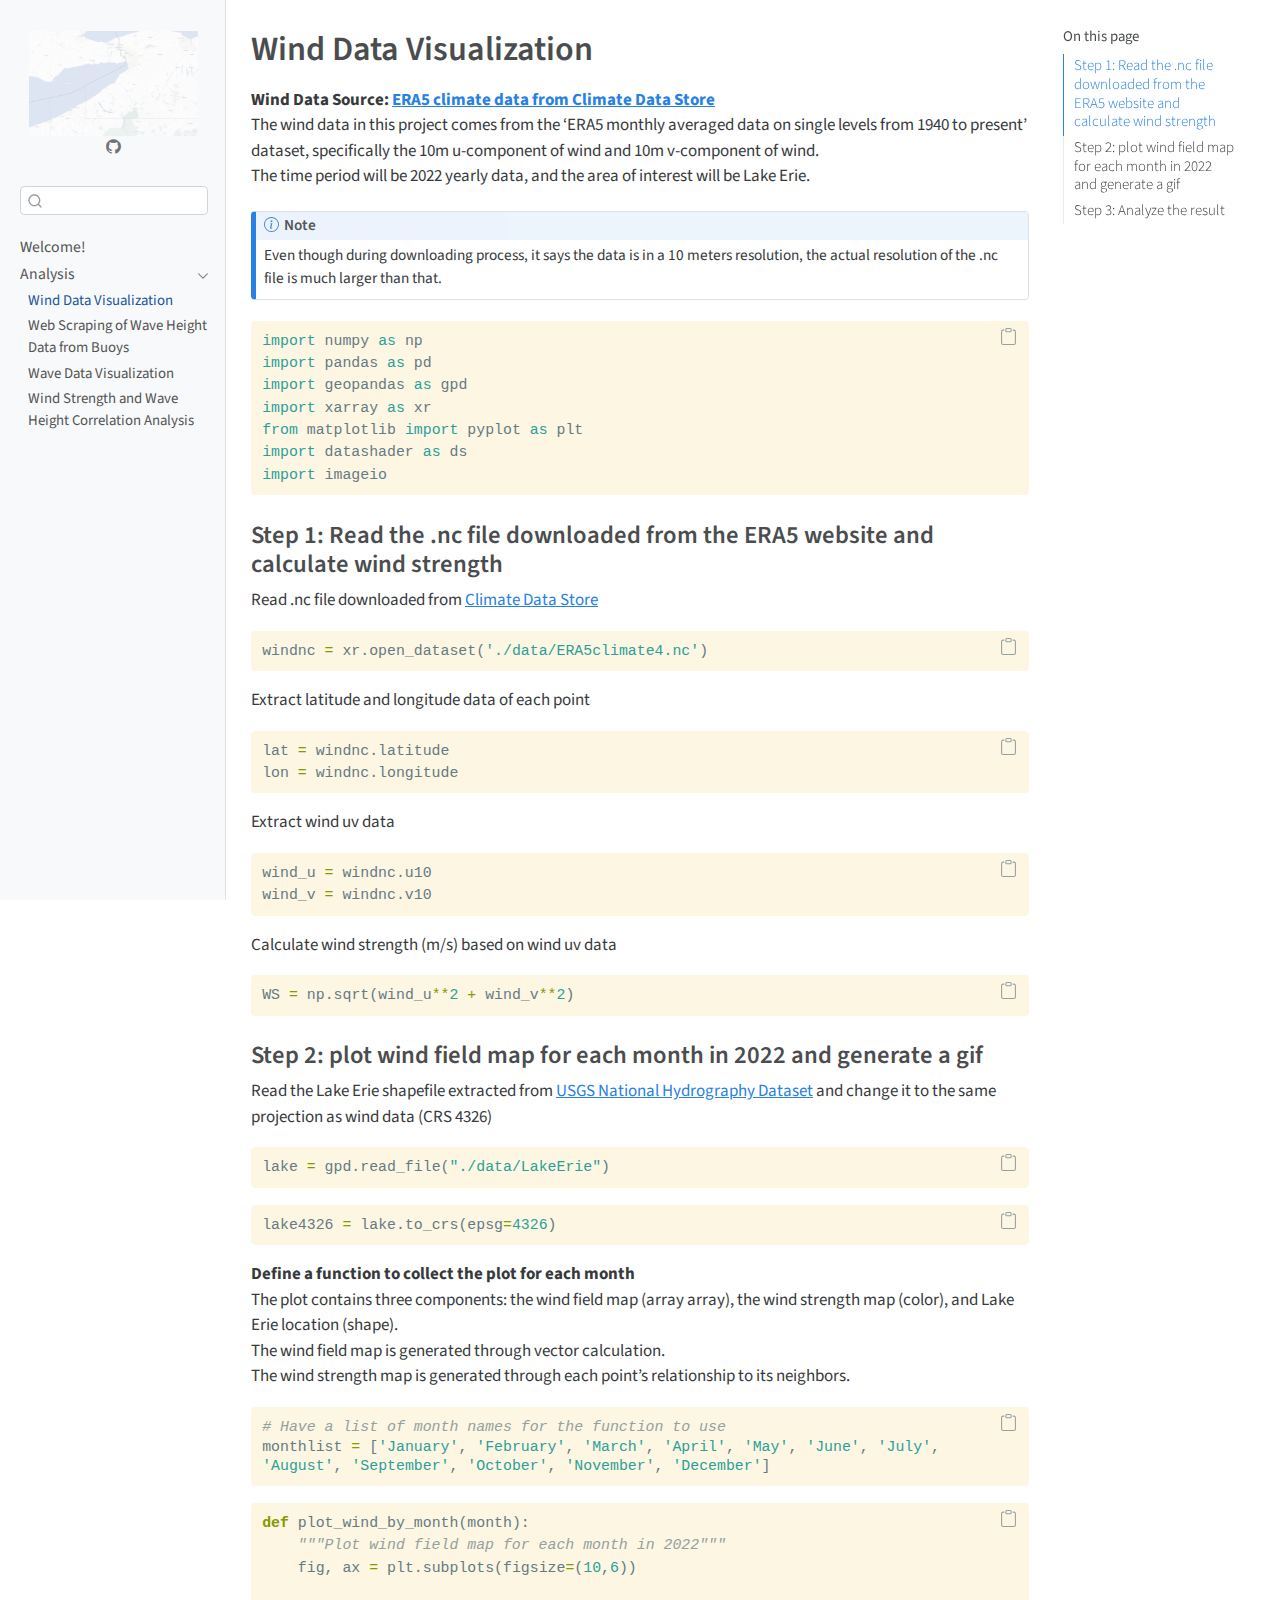
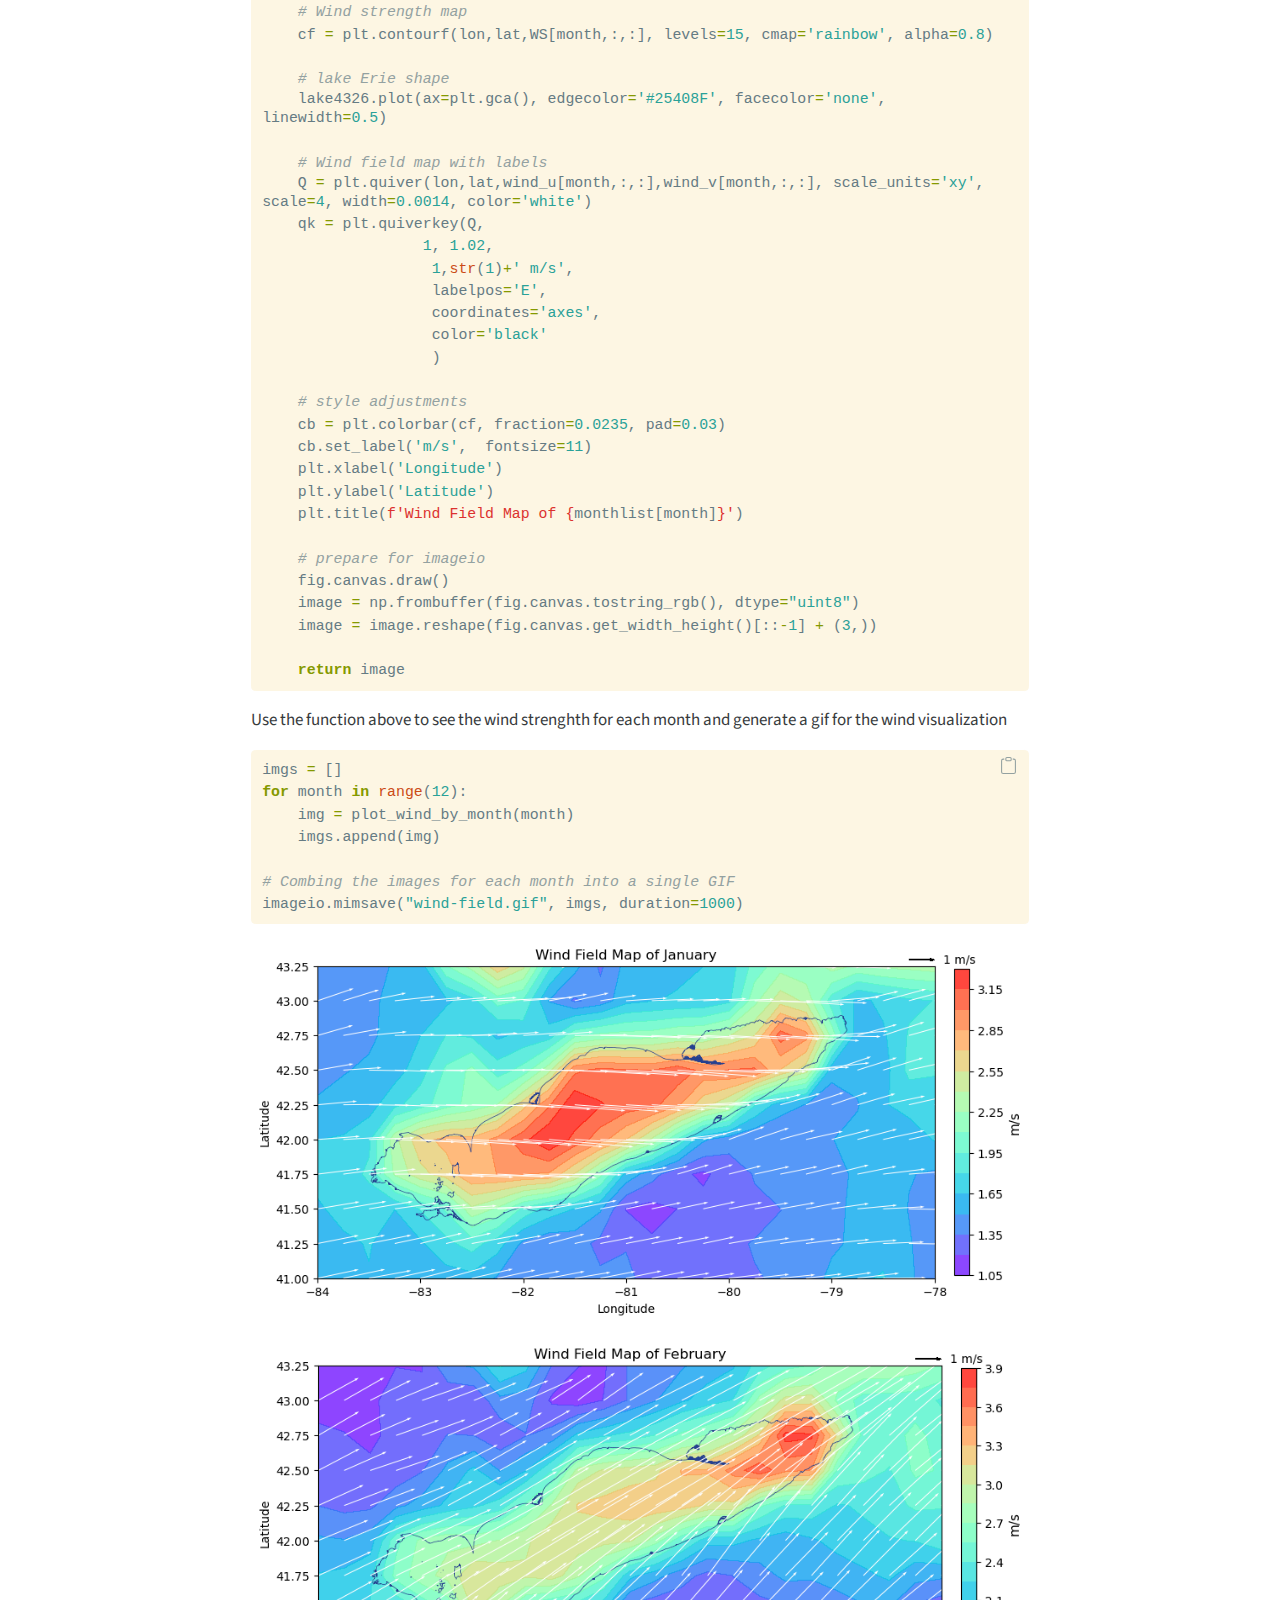
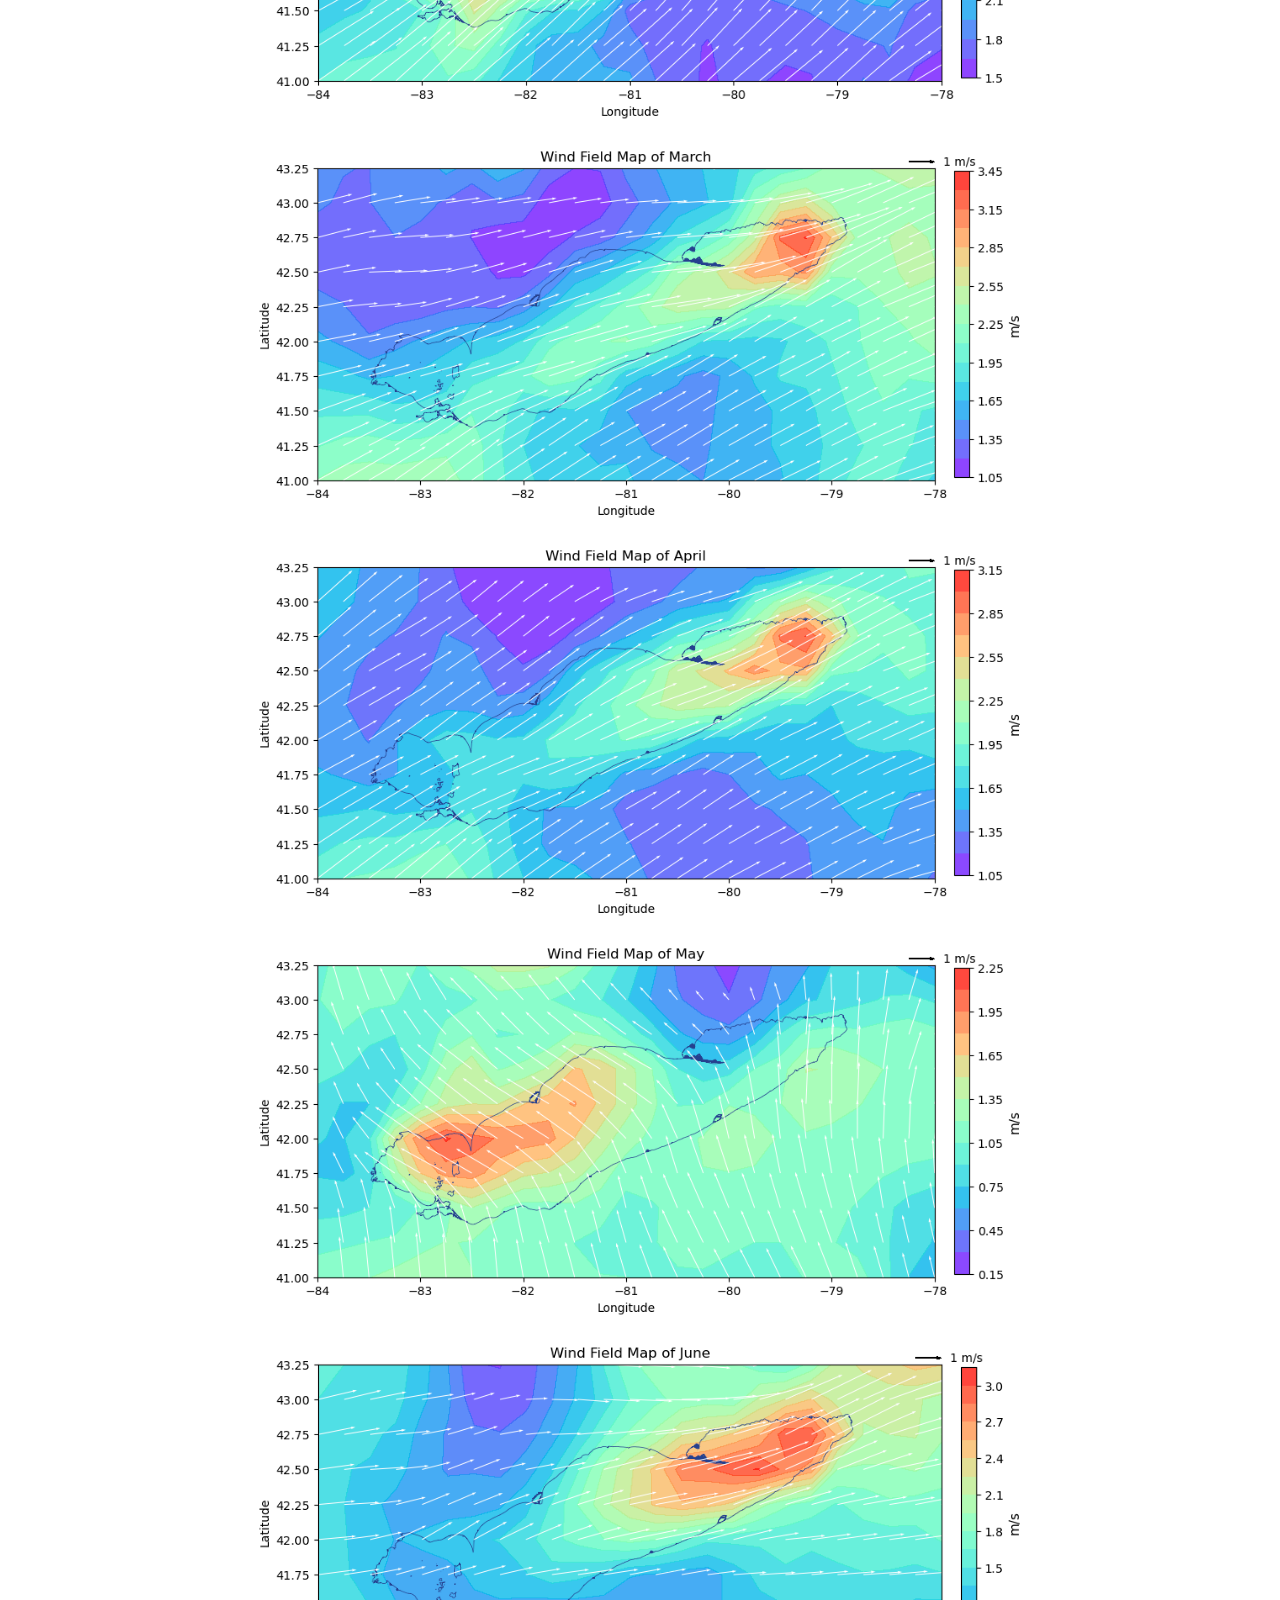
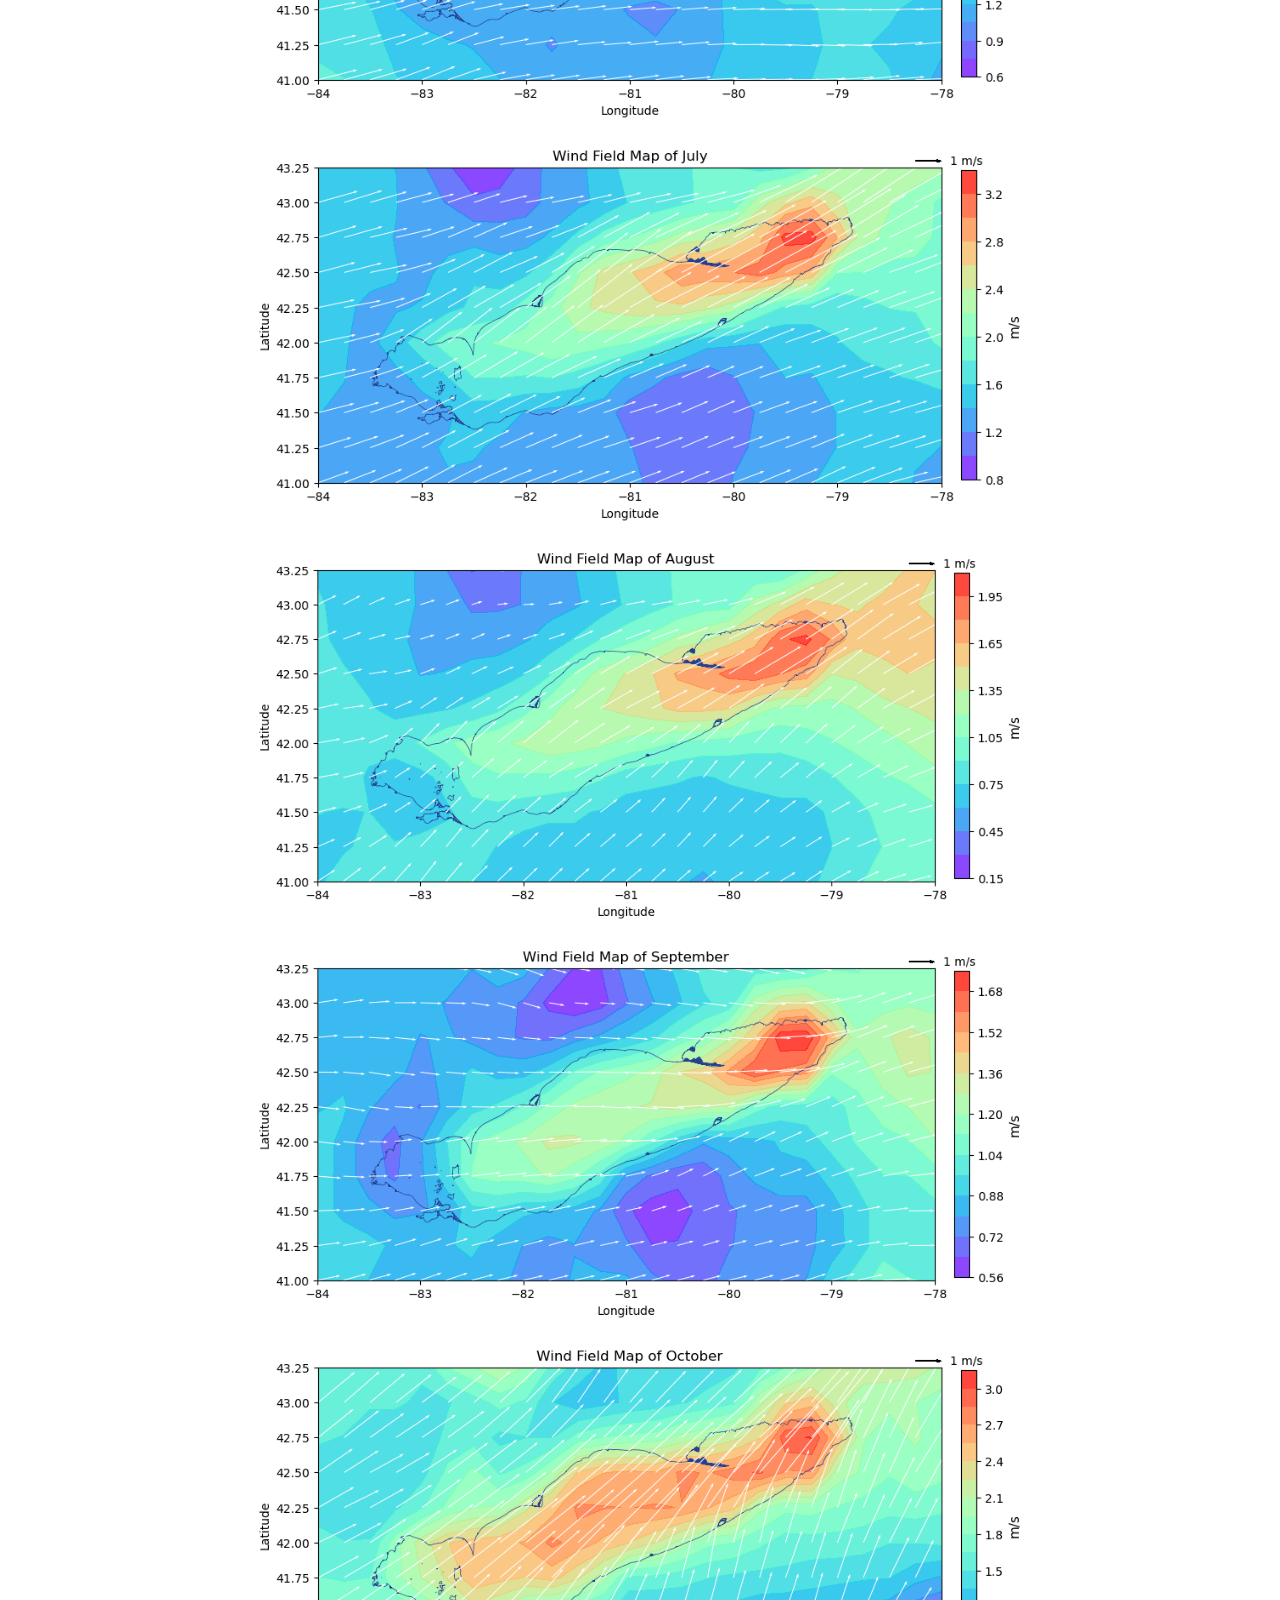
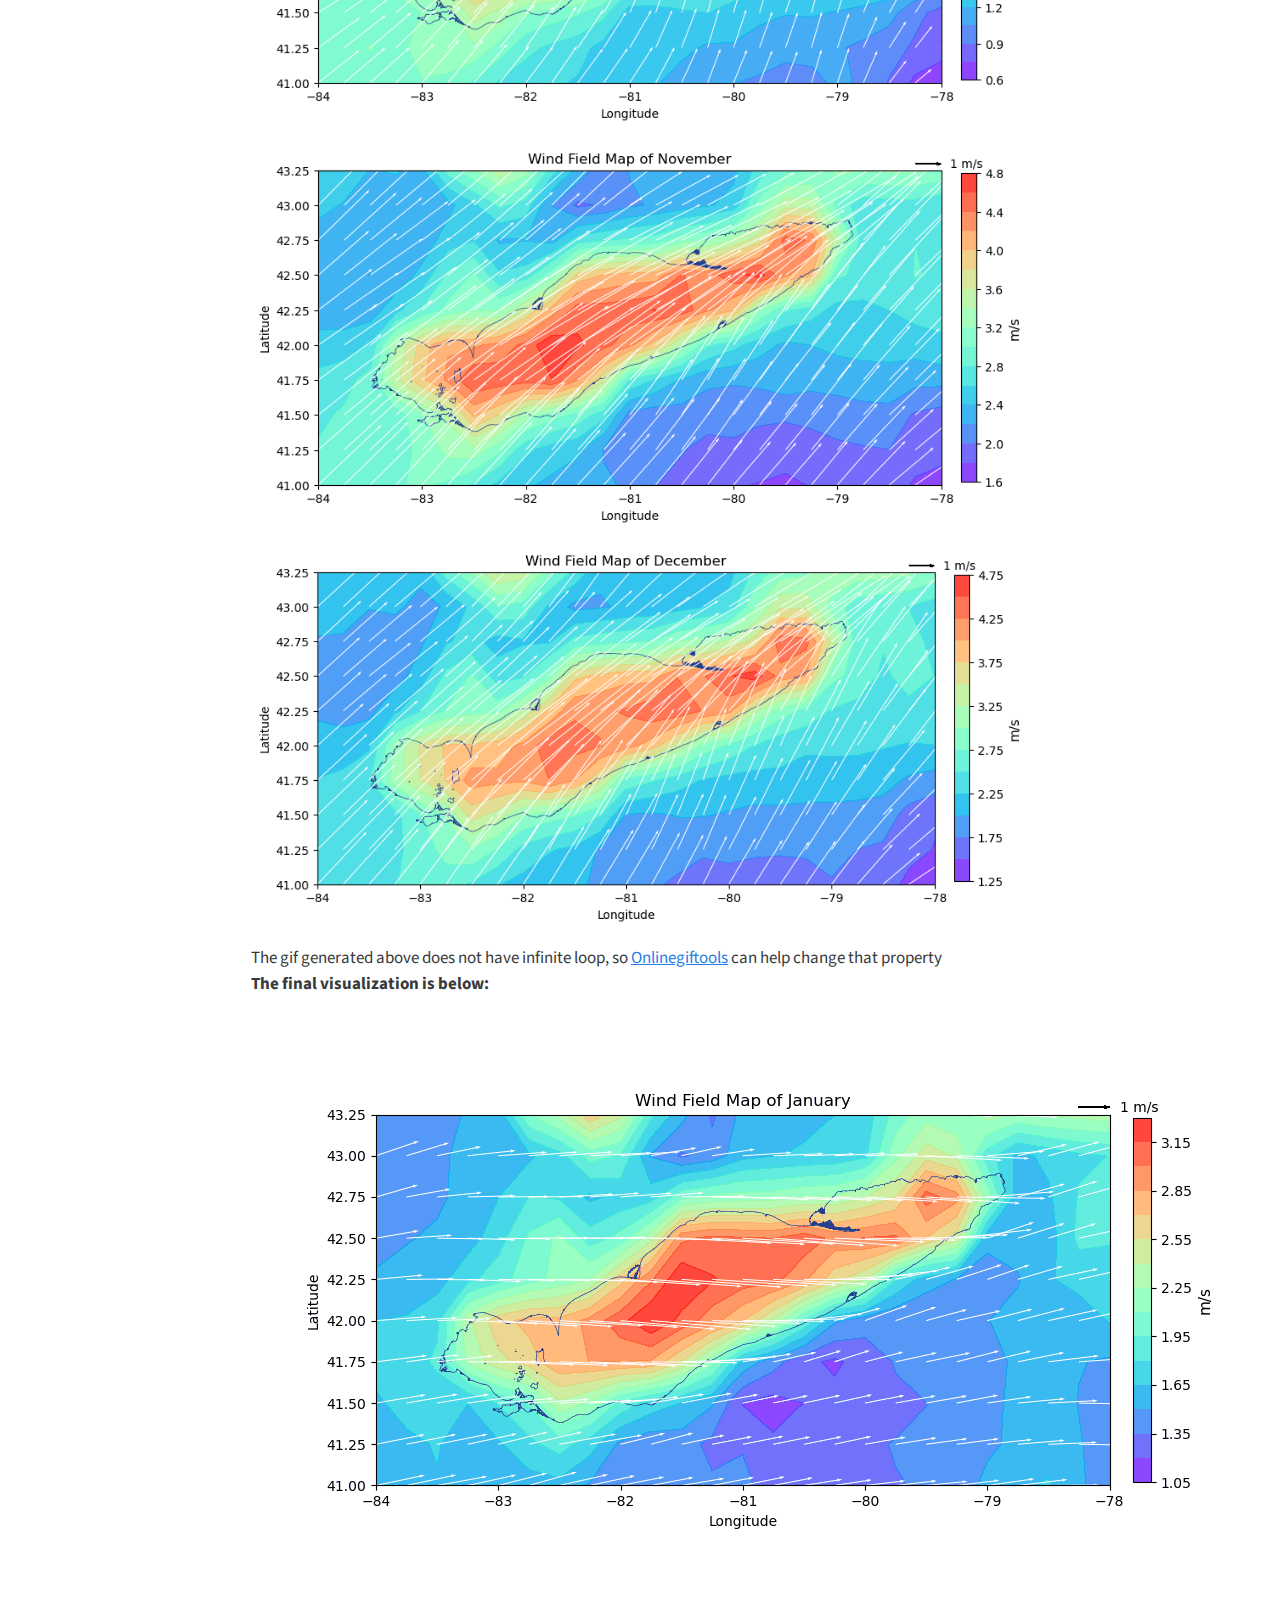
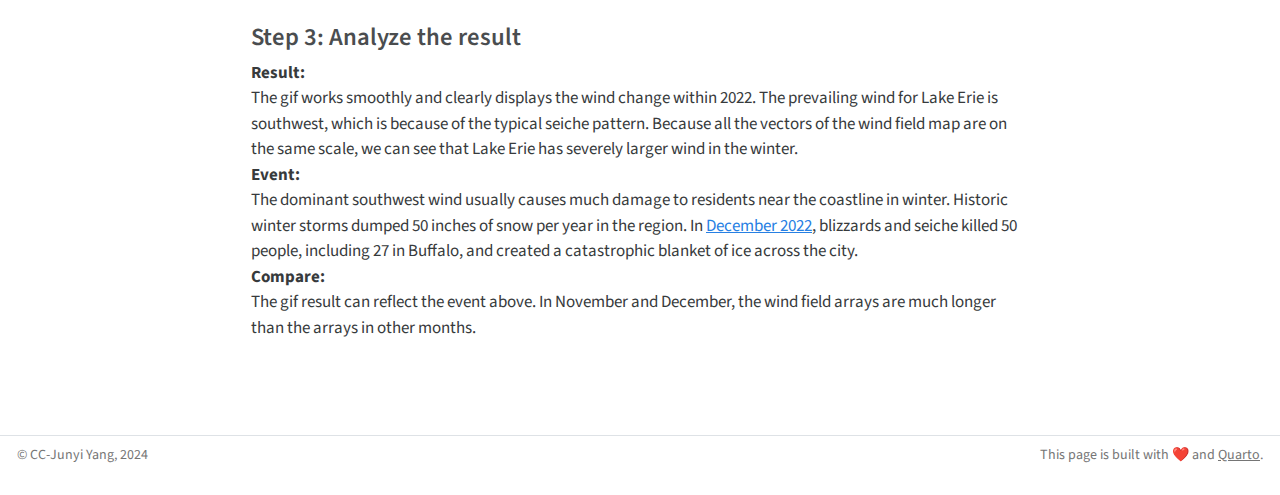
<file: docs/analysis/wind-data-visulize.html>
<!DOCTYPE html>
<html xmlns="http://www.w3.org/1999/xhtml" lang="en" xml:lang="en"><head>

<meta charset="utf-8">
<meta name="generator" content="quarto-1.3.450">

<meta name="viewport" content="width=device-width, initial-scale=1.0, user-scalable=yes">


<title>MUSA 550 Quarto - Wind Data Visualization</title>
<style>
code{white-space: pre-wrap;}
span.smallcaps{font-variant: small-caps;}
div.columns{display: flex; gap: min(4vw, 1.5em);}
div.column{flex: auto; overflow-x: auto;}
div.hanging-indent{margin-left: 1.5em; text-indent: -1.5em;}
ul.task-list{list-style: none;}
ul.task-list li input[type="checkbox"] {
  width: 0.8em;
  margin: 0 0.8em 0.2em -1em; /* quarto-specific, see https://github.com/quarto-dev/quarto-cli/issues/4556 */ 
  vertical-align: middle;
}
/* CSS for syntax highlighting */
pre > code.sourceCode { white-space: pre; position: relative; }
pre > code.sourceCode > span { display: inline-block; line-height: 1.25; }
pre > code.sourceCode > span:empty { height: 1.2em; }
.sourceCode { overflow: visible; }
code.sourceCode > span { color: inherit; text-decoration: inherit; }
div.sourceCode { margin: 1em 0; }
pre.sourceCode { margin: 0; }
@media screen {
div.sourceCode { overflow: auto; }
}
@media print {
pre > code.sourceCode { white-space: pre-wrap; }
pre > code.sourceCode > span { text-indent: -5em; padding-left: 5em; }
}
pre.numberSource code
  { counter-reset: source-line 0; }
pre.numberSource code > span
  { position: relative; left: -4em; counter-increment: source-line; }
pre.numberSource code > span > a:first-child::before
  { content: counter(source-line);
    position: relative; left: -1em; text-align: right; vertical-align: baseline;
    border: none; display: inline-block;
    -webkit-touch-callout: none; -webkit-user-select: none;
    -khtml-user-select: none; -moz-user-select: none;
    -ms-user-select: none; user-select: none;
    padding: 0 4px; width: 4em;
  }
pre.numberSource { margin-left: 3em;  padding-left: 4px; }
div.sourceCode
  {   }
@media screen {
pre > code.sourceCode > span > a:first-child::before { text-decoration: underline; }
}
</style>


<script src="../site_libs/quarto-nav/quarto-nav.js"></script>
<script src="../site_libs/clipboard/clipboard.min.js"></script>
<script src="../site_libs/quarto-search/autocomplete.umd.js"></script>
<script src="../site_libs/quarto-search/fuse.min.js"></script>
<script src="../site_libs/quarto-search/quarto-search.js"></script>
<meta name="quarto:offset" content="../">
<script src="../site_libs/quarto-html/quarto.js"></script>
<script src="../site_libs/quarto-html/popper.min.js"></script>
<script src="../site_libs/quarto-html/tippy.umd.min.js"></script>
<script src="../site_libs/quarto-html/anchor.min.js"></script>
<link href="../site_libs/quarto-html/tippy.css" rel="stylesheet">
<link href="../site_libs/quarto-html/quarto-syntax-highlighting.css" rel="stylesheet" id="quarto-text-highlighting-styles">
<script src="../site_libs/bootstrap/bootstrap.min.js"></script>
<link href="../site_libs/bootstrap/bootstrap-icons.css" rel="stylesheet">
<link href="../site_libs/bootstrap/bootstrap.min.css" rel="stylesheet" id="quarto-bootstrap" data-mode="light">
<script id="quarto-search-options" type="application/json">{
  "location": "sidebar",
  "copy-button": false,
  "collapse-after": 3,
  "panel-placement": "start",
  "type": "textbox",
  "limit": 20,
  "language": {
    "search-no-results-text": "No results",
    "search-matching-documents-text": "matching documents",
    "search-copy-link-title": "Copy link to search",
    "search-hide-matches-text": "Hide additional matches",
    "search-more-match-text": "more match in this document",
    "search-more-matches-text": "more matches in this document",
    "search-clear-button-title": "Clear",
    "search-detached-cancel-button-title": "Cancel",
    "search-submit-button-title": "Submit",
    "search-label": "Search"
  }
}</script>


<link rel="stylesheet" href="../styles.css">
</head>

<body class="nav-sidebar docked">

<div id="quarto-search-results"></div>
  <header id="quarto-header" class="headroom fixed-top">
  <nav class="quarto-secondary-nav">
    <div class="container-fluid d-flex">
      <button type="button" class="quarto-btn-toggle btn" data-bs-toggle="collapse" data-bs-target="#quarto-sidebar,#quarto-sidebar-glass" aria-controls="quarto-sidebar" aria-expanded="false" aria-label="Toggle sidebar navigation" onclick="if (window.quartoToggleHeadroom) { window.quartoToggleHeadroom(); }">
        <i class="bi bi-layout-text-sidebar-reverse"></i>
      </button>
      <nav class="quarto-page-breadcrumbs" aria-label="breadcrumb"><ol class="breadcrumb"><li class="breadcrumb-item"><a href="../analysis/index.html">Analysis</a></li><li class="breadcrumb-item"><a href="../analysis/wind-data-visulize.html">Wind Data Visualization</a></li></ol></nav>
      <a class="flex-grow-1" role="button" data-bs-toggle="collapse" data-bs-target="#quarto-sidebar,#quarto-sidebar-glass" aria-controls="quarto-sidebar" aria-expanded="false" aria-label="Toggle sidebar navigation" onclick="if (window.quartoToggleHeadroom) { window.quartoToggleHeadroom(); }">      
      </a>
      <button type="button" class="btn quarto-search-button" aria-label="" onclick="window.quartoOpenSearch();">
        <i class="bi bi-search"></i>
      </button>
    </div>
  </nav>
</header>
<!-- content -->
<div id="quarto-content" class="quarto-container page-columns page-rows-contents page-layout-article">
<!-- sidebar -->
  <nav id="quarto-sidebar" class="sidebar collapse collapse-horizontal sidebar-navigation docked overflow-auto">
    <div class="pt-lg-2 mt-2 text-center sidebar-header">
      <a href="../index.html" class="sidebar-logo-link">
      <img src="../images/cover.png" alt="" class="sidebar-logo py-0 d-lg-inline d-none">
      </a>
      <div class="sidebar-tools-main">
    <a href="https://github.com/junyi2022/" rel="" title="Junyi GitHub" class="quarto-navigation-tool px-1" aria-label="Junyi GitHub"><i class="bi bi-github"></i></a>
</div>
      </div>
        <div class="mt-2 flex-shrink-0 align-items-center">
        <div class="sidebar-search">
        <div id="quarto-search" class="" title="Search"></div>
        </div>
        </div>
    <div class="sidebar-menu-container"> 
    <ul class="list-unstyled mt-1">
        <li class="sidebar-item">
  <div class="sidebar-item-container"> 
  <a href="../index.html" class="sidebar-item-text sidebar-link">
 <span class="menu-text">Welcome!</span></a>
  </div>
</li>
        <li class="sidebar-item sidebar-item-section">
      <div class="sidebar-item-container"> 
            <a href="../analysis/index.html" class="sidebar-item-text sidebar-link">
 <span class="menu-text">Analysis</span></a>
          <a class="sidebar-item-toggle text-start" data-bs-toggle="collapse" data-bs-target="#quarto-sidebar-section-1" aria-expanded="true" aria-label="Toggle section">
            <i class="bi bi-chevron-right ms-2"></i>
          </a> 
      </div>
      <ul id="quarto-sidebar-section-1" class="collapse list-unstyled sidebar-section depth1 show">  
          <li class="sidebar-item">
  <div class="sidebar-item-container"> 
  <a href="../analysis/wind-data-visulize.html" class="sidebar-item-text sidebar-link active">
 <span class="menu-text">Wind Data Visualization</span></a>
  </div>
</li>
          <li class="sidebar-item">
  <div class="sidebar-item-container"> 
  <a href="../analysis/web-scraping-wave-data.html" class="sidebar-item-text sidebar-link">
 <span class="menu-text">Web Scraping of Wave Height Data from Buoys</span></a>
  </div>
</li>
          <li class="sidebar-item">
  <div class="sidebar-item-container"> 
  <a href="../analysis/wave-visualization.html" class="sidebar-item-text sidebar-link">
 <span class="menu-text">Wave Data Visualization</span></a>
  </div>
</li>
          <li class="sidebar-item">
  <div class="sidebar-item-container"> 
  <a href="../analysis/wave-wind-analysis.html" class="sidebar-item-text sidebar-link">
 <span class="menu-text">Wind Strength and Wave Height Correlation Analysis</span></a>
  </div>
</li>
      </ul>
  </li>
    </ul>
    </div>
</nav>
<div id="quarto-sidebar-glass" data-bs-toggle="collapse" data-bs-target="#quarto-sidebar,#quarto-sidebar-glass"></div>
<!-- margin-sidebar -->
    <div id="quarto-margin-sidebar" class="sidebar margin-sidebar">
        <nav id="TOC" role="doc-toc" class="toc-active">
    <h2 id="toc-title">On this page</h2>
   
  <ul>
  <li><a href="#step-1-read-the-.nc-file-downloaded-from-the-era5-website-and-calculate-wind-strength" id="toc-step-1-read-the-.nc-file-downloaded-from-the-era5-website-and-calculate-wind-strength" class="nav-link active" data-scroll-target="#step-1-read-the-.nc-file-downloaded-from-the-era5-website-and-calculate-wind-strength">Step 1: Read the .nc file downloaded from the ERA5 website and calculate wind strength</a></li>
  <li><a href="#step-2-plot-wind-field-map-for-each-month-in-2022-and-generate-a-gif" id="toc-step-2-plot-wind-field-map-for-each-month-in-2022-and-generate-a-gif" class="nav-link" data-scroll-target="#step-2-plot-wind-field-map-for-each-month-in-2022-and-generate-a-gif">Step 2: plot wind field map for each month in 2022 and generate a gif</a></li>
  <li><a href="#step-3-analyze-the-result" id="toc-step-3-analyze-the-result" class="nav-link" data-scroll-target="#step-3-analyze-the-result">Step 3: Analyze the result</a></li>
  </ul>
</nav>
    </div>
<!-- main -->
<main class="content" id="quarto-document-content">

<header id="title-block-header" class="quarto-title-block default">
<div class="quarto-title">
<h1 class="title">Wind Data Visualization</h1>
</div>



<div class="quarto-title-meta">

    
  
    
  </div>
  

</header>

<p><strong>Wind Data Source: <a href="https://cds.climate.copernicus.eu/cdsapp#!/search?text=ERA5&amp;type=dataset">ERA5 climate data from Climate Data Store</a></strong><br>
The wind data in this project comes from the ‘ERA5 monthly averaged data on single levels from 1940 to present’ dataset, specifically the 10m u-component of wind and 10m v-component of wind.<br>
The time period will be 2022 yearly data, and the area of interest will be Lake Erie.</p>
<div class="callout callout-style-default callout-note callout-titled">
<div class="callout-header d-flex align-content-center">
<div class="callout-icon-container">
<i class="callout-icon"></i>
</div>
<div class="callout-title-container flex-fill">
Note
</div>
</div>
<div class="callout-body-container callout-body">
<p>Even though during downloading process, it says the data is in a 10 meters resolution, the actual resolution of the .nc file is much larger than that.</p>
</div>
</div>
<div class="cell" data-tags="[]" data-execution_count="1">
<div class="sourceCode cell-code" id="cb1"><pre class="sourceCode python code-with-copy"><code class="sourceCode python"><span id="cb1-1"><a href="#cb1-1" aria-hidden="true" tabindex="-1"></a><span class="im">import</span> numpy <span class="im">as</span> np</span>
<span id="cb1-2"><a href="#cb1-2" aria-hidden="true" tabindex="-1"></a><span class="im">import</span> pandas <span class="im">as</span> pd</span>
<span id="cb1-3"><a href="#cb1-3" aria-hidden="true" tabindex="-1"></a><span class="im">import</span> geopandas <span class="im">as</span> gpd</span>
<span id="cb1-4"><a href="#cb1-4" aria-hidden="true" tabindex="-1"></a><span class="im">import</span> xarray <span class="im">as</span> xr</span>
<span id="cb1-5"><a href="#cb1-5" aria-hidden="true" tabindex="-1"></a><span class="im">from</span> matplotlib <span class="im">import</span> pyplot <span class="im">as</span> plt</span>
<span id="cb1-6"><a href="#cb1-6" aria-hidden="true" tabindex="-1"></a><span class="im">import</span> datashader <span class="im">as</span> ds</span>
<span id="cb1-7"><a href="#cb1-7" aria-hidden="true" tabindex="-1"></a><span class="im">import</span> imageio</span></code><button title="Copy to Clipboard" class="code-copy-button"><i class="bi"></i></button></pre></div>
</div>
<section id="step-1-read-the-.nc-file-downloaded-from-the-era5-website-and-calculate-wind-strength" class="level3">
<h3 class="anchored" data-anchor-id="step-1-read-the-.nc-file-downloaded-from-the-era5-website-and-calculate-wind-strength">Step 1: Read the .nc file downloaded from the ERA5 website and calculate wind strength</h3>
<p>Read .nc file downloaded from <a href="https://cds.climate.copernicus.eu/cdsapp#!/search?text=ERA5&amp;type=dataset">Climate Data Store</a></p>
<div class="cell" data-tags="[]" data-execution_count="2">
<div class="sourceCode cell-code" id="cb2"><pre class="sourceCode python code-with-copy"><code class="sourceCode python"><span id="cb2-1"><a href="#cb2-1" aria-hidden="true" tabindex="-1"></a>windnc <span class="op">=</span> xr.open_dataset(<span class="st">'./data/ERA5climate4.nc'</span>)  </span></code><button title="Copy to Clipboard" class="code-copy-button"><i class="bi"></i></button></pre></div>
</div>
<p>Extract latitude and longitude data of each point</p>
<div class="cell" data-tags="[]" data-execution_count="3">
<div class="sourceCode cell-code" id="cb3"><pre class="sourceCode python code-with-copy"><code class="sourceCode python"><span id="cb3-1"><a href="#cb3-1" aria-hidden="true" tabindex="-1"></a>lat <span class="op">=</span> windnc.latitude</span>
<span id="cb3-2"><a href="#cb3-2" aria-hidden="true" tabindex="-1"></a>lon <span class="op">=</span> windnc.longitude</span></code><button title="Copy to Clipboard" class="code-copy-button"><i class="bi"></i></button></pre></div>
</div>
<p>Extract wind uv data</p>
<div class="cell" data-tags="[]" data-execution_count="4">
<div class="sourceCode cell-code" id="cb4"><pre class="sourceCode python code-with-copy"><code class="sourceCode python"><span id="cb4-1"><a href="#cb4-1" aria-hidden="true" tabindex="-1"></a>wind_u <span class="op">=</span> windnc.u10</span>
<span id="cb4-2"><a href="#cb4-2" aria-hidden="true" tabindex="-1"></a>wind_v <span class="op">=</span> windnc.v10</span></code><button title="Copy to Clipboard" class="code-copy-button"><i class="bi"></i></button></pre></div>
</div>
<p>Calculate wind strength (m/s) based on wind uv data</p>
<div class="cell" data-tags="[]" data-execution_count="5">
<div class="sourceCode cell-code" id="cb5"><pre class="sourceCode python code-with-copy"><code class="sourceCode python"><span id="cb5-1"><a href="#cb5-1" aria-hidden="true" tabindex="-1"></a>WS <span class="op">=</span> np.sqrt(wind_u<span class="op">**</span><span class="dv">2</span> <span class="op">+</span> wind_v<span class="op">**</span><span class="dv">2</span>)</span></code><button title="Copy to Clipboard" class="code-copy-button"><i class="bi"></i></button></pre></div>
</div>
</section>
<section id="step-2-plot-wind-field-map-for-each-month-in-2022-and-generate-a-gif" class="level3">
<h3 class="anchored" data-anchor-id="step-2-plot-wind-field-map-for-each-month-in-2022-and-generate-a-gif">Step 2: plot wind field map for each month in 2022 and generate a gif</h3>
<p>Read the Lake Erie shapefile extracted from <a href="https://www.sciencebase.gov/catalog/item/62c6050cd34eeb1417baff15">USGS National Hydrography Dataset</a> and change it to the same projection as wind data (CRS 4326)</p>
<div class="cell" data-tags="[]" data-execution_count="6">
<div class="sourceCode cell-code" id="cb6"><pre class="sourceCode python code-with-copy"><code class="sourceCode python"><span id="cb6-1"><a href="#cb6-1" aria-hidden="true" tabindex="-1"></a>lake <span class="op">=</span> gpd.read_file(<span class="st">"./data/LakeErie"</span>)</span></code><button title="Copy to Clipboard" class="code-copy-button"><i class="bi"></i></button></pre></div>
</div>
<div class="cell" data-tags="[]" data-execution_count="7">
<div class="sourceCode cell-code" id="cb7"><pre class="sourceCode python code-with-copy"><code class="sourceCode python"><span id="cb7-1"><a href="#cb7-1" aria-hidden="true" tabindex="-1"></a>lake4326 <span class="op">=</span> lake.to_crs(epsg<span class="op">=</span><span class="dv">4326</span>)</span></code><button title="Copy to Clipboard" class="code-copy-button"><i class="bi"></i></button></pre></div>
</div>
<p><strong>Define a function to collect the plot for each month</strong><br>
The plot contains three components: the wind field map (array array), the wind strength map (color), and Lake Erie location (shape).<br>
The wind field map is generated through vector calculation.<br>
The wind strength map is generated through each point’s relationship to its neighbors.</p>
<div class="cell" data-tags="[]" data-execution_count="8">
<div class="sourceCode cell-code" id="cb8"><pre class="sourceCode python code-with-copy"><code class="sourceCode python"><span id="cb8-1"><a href="#cb8-1" aria-hidden="true" tabindex="-1"></a><span class="co"># Have a list of month names for the function to use</span></span>
<span id="cb8-2"><a href="#cb8-2" aria-hidden="true" tabindex="-1"></a>monthlist <span class="op">=</span> [<span class="st">'January'</span>, <span class="st">'February'</span>, <span class="st">'March'</span>, <span class="st">'April'</span>, <span class="st">'May'</span>, <span class="st">'June'</span>, <span class="st">'July'</span>, <span class="st">'August'</span>, <span class="st">'September'</span>, <span class="st">'October'</span>, <span class="st">'November'</span>, <span class="st">'December'</span>]</span></code><button title="Copy to Clipboard" class="code-copy-button"><i class="bi"></i></button></pre></div>
</div>
<div class="cell" data-tags="[]" data-execution_count="9">
<div class="sourceCode cell-code" id="cb9"><pre class="sourceCode python code-with-copy"><code class="sourceCode python"><span id="cb9-1"><a href="#cb9-1" aria-hidden="true" tabindex="-1"></a><span class="kw">def</span> plot_wind_by_month(month):</span>
<span id="cb9-2"><a href="#cb9-2" aria-hidden="true" tabindex="-1"></a>    <span class="co">"""Plot wind field map for each month in 2022"""</span></span>
<span id="cb9-3"><a href="#cb9-3" aria-hidden="true" tabindex="-1"></a>    fig, ax <span class="op">=</span> plt.subplots(figsize<span class="op">=</span>(<span class="dv">10</span>,<span class="dv">6</span>))</span>
<span id="cb9-4"><a href="#cb9-4" aria-hidden="true" tabindex="-1"></a></span>
<span id="cb9-5"><a href="#cb9-5" aria-hidden="true" tabindex="-1"></a>    <span class="co"># Wind strength map</span></span>
<span id="cb9-6"><a href="#cb9-6" aria-hidden="true" tabindex="-1"></a>    cf <span class="op">=</span> plt.contourf(lon,lat,WS[month,:,:], levels<span class="op">=</span><span class="dv">15</span>, cmap<span class="op">=</span><span class="st">'rainbow'</span>, alpha<span class="op">=</span><span class="fl">0.8</span>)</span>
<span id="cb9-7"><a href="#cb9-7" aria-hidden="true" tabindex="-1"></a>    </span>
<span id="cb9-8"><a href="#cb9-8" aria-hidden="true" tabindex="-1"></a>    <span class="co"># lake Erie shape</span></span>
<span id="cb9-9"><a href="#cb9-9" aria-hidden="true" tabindex="-1"></a>    lake4326.plot(ax<span class="op">=</span>plt.gca(), edgecolor<span class="op">=</span><span class="st">'#25408F'</span>, facecolor<span class="op">=</span><span class="st">'none'</span>, linewidth<span class="op">=</span><span class="fl">0.5</span>)</span>
<span id="cb9-10"><a href="#cb9-10" aria-hidden="true" tabindex="-1"></a>    </span>
<span id="cb9-11"><a href="#cb9-11" aria-hidden="true" tabindex="-1"></a>    <span class="co"># Wind field map with labels</span></span>
<span id="cb9-12"><a href="#cb9-12" aria-hidden="true" tabindex="-1"></a>    Q <span class="op">=</span> plt.quiver(lon,lat,wind_u[month,:,:],wind_v[month,:,:], scale_units<span class="op">=</span><span class="st">'xy'</span>, scale<span class="op">=</span><span class="dv">4</span>, width<span class="op">=</span><span class="fl">0.0014</span>, color<span class="op">=</span><span class="st">'white'</span>)</span>
<span id="cb9-13"><a href="#cb9-13" aria-hidden="true" tabindex="-1"></a>    qk <span class="op">=</span> plt.quiverkey(Q, </span>
<span id="cb9-14"><a href="#cb9-14" aria-hidden="true" tabindex="-1"></a>                  <span class="dv">1</span>, <span class="fl">1.02</span>, </span>
<span id="cb9-15"><a href="#cb9-15" aria-hidden="true" tabindex="-1"></a>                   <span class="dv">1</span>,<span class="bu">str</span>(<span class="dv">1</span>)<span class="op">+</span><span class="st">' m/s'</span>,   </span>
<span id="cb9-16"><a href="#cb9-16" aria-hidden="true" tabindex="-1"></a>                   labelpos<span class="op">=</span><span class="st">'E'</span>,                </span>
<span id="cb9-17"><a href="#cb9-17" aria-hidden="true" tabindex="-1"></a>                   coordinates<span class="op">=</span><span class="st">'axes'</span>,</span>
<span id="cb9-18"><a href="#cb9-18" aria-hidden="true" tabindex="-1"></a>                   color<span class="op">=</span><span class="st">'black'</span></span>
<span id="cb9-19"><a href="#cb9-19" aria-hidden="true" tabindex="-1"></a>                   )</span>
<span id="cb9-20"><a href="#cb9-20" aria-hidden="true" tabindex="-1"></a></span>
<span id="cb9-21"><a href="#cb9-21" aria-hidden="true" tabindex="-1"></a>    <span class="co"># style adjustments</span></span>
<span id="cb9-22"><a href="#cb9-22" aria-hidden="true" tabindex="-1"></a>    cb <span class="op">=</span> plt.colorbar(cf, fraction<span class="op">=</span><span class="fl">0.0235</span>, pad<span class="op">=</span><span class="fl">0.03</span>)</span>
<span id="cb9-23"><a href="#cb9-23" aria-hidden="true" tabindex="-1"></a>    cb.set_label(<span class="st">'m/s'</span>,  fontsize<span class="op">=</span><span class="dv">11</span>)</span>
<span id="cb9-24"><a href="#cb9-24" aria-hidden="true" tabindex="-1"></a>    plt.xlabel(<span class="st">'Longitude'</span>)</span>
<span id="cb9-25"><a href="#cb9-25" aria-hidden="true" tabindex="-1"></a>    plt.ylabel(<span class="st">'Latitude'</span>)</span>
<span id="cb9-26"><a href="#cb9-26" aria-hidden="true" tabindex="-1"></a>    plt.title(<span class="ss">f'Wind Field Map of </span><span class="sc">{</span>monthlist[month]<span class="sc">}</span><span class="ss">'</span>)</span>
<span id="cb9-27"><a href="#cb9-27" aria-hidden="true" tabindex="-1"></a></span>
<span id="cb9-28"><a href="#cb9-28" aria-hidden="true" tabindex="-1"></a>    <span class="co"># prepare for imageio</span></span>
<span id="cb9-29"><a href="#cb9-29" aria-hidden="true" tabindex="-1"></a>    fig.canvas.draw()</span>
<span id="cb9-30"><a href="#cb9-30" aria-hidden="true" tabindex="-1"></a>    image <span class="op">=</span> np.frombuffer(fig.canvas.tostring_rgb(), dtype<span class="op">=</span><span class="st">"uint8"</span>)</span>
<span id="cb9-31"><a href="#cb9-31" aria-hidden="true" tabindex="-1"></a>    image <span class="op">=</span> image.reshape(fig.canvas.get_width_height()[::<span class="op">-</span><span class="dv">1</span>] <span class="op">+</span> (<span class="dv">3</span>,))</span>
<span id="cb9-32"><a href="#cb9-32" aria-hidden="true" tabindex="-1"></a>    </span>
<span id="cb9-33"><a href="#cb9-33" aria-hidden="true" tabindex="-1"></a>    <span class="cf">return</span> image</span></code><button title="Copy to Clipboard" class="code-copy-button"><i class="bi"></i></button></pre></div>
</div>
<p>Use the function above to see the wind strenghth for each month and generate a gif for the wind visualization</p>
<div class="cell" data-tags="[]" data-execution_count="10">
<div class="sourceCode cell-code" id="cb10"><pre class="sourceCode python code-with-copy"><code class="sourceCode python"><span id="cb10-1"><a href="#cb10-1" aria-hidden="true" tabindex="-1"></a>imgs <span class="op">=</span> []</span>
<span id="cb10-2"><a href="#cb10-2" aria-hidden="true" tabindex="-1"></a><span class="cf">for</span> month <span class="kw">in</span> <span class="bu">range</span>(<span class="dv">12</span>):</span>
<span id="cb10-3"><a href="#cb10-3" aria-hidden="true" tabindex="-1"></a>    img <span class="op">=</span> plot_wind_by_month(month)</span>
<span id="cb10-4"><a href="#cb10-4" aria-hidden="true" tabindex="-1"></a>    imgs.append(img)</span>
<span id="cb10-5"><a href="#cb10-5" aria-hidden="true" tabindex="-1"></a></span>
<span id="cb10-6"><a href="#cb10-6" aria-hidden="true" tabindex="-1"></a><span class="co"># Combing the images for each month into a single GIF</span></span>
<span id="cb10-7"><a href="#cb10-7" aria-hidden="true" tabindex="-1"></a>imageio.mimsave(<span class="st">"wind-field.gif"</span>, imgs, duration<span class="op">=</span><span class="dv">1000</span>)</span></code><button title="Copy to Clipboard" class="code-copy-button"><i class="bi"></i></button></pre></div>
<div class="cell-output cell-output-display">
<p><img src="wind-data-visulize_files/figure-html/cell-11-output-1.png" class="img-fluid"></p>
</div>
<div class="cell-output cell-output-display">
<p><img src="wind-data-visulize_files/figure-html/cell-11-output-2.png" class="img-fluid"></p>
</div>
<div class="cell-output cell-output-display">
<p><img src="wind-data-visulize_files/figure-html/cell-11-output-3.png" class="img-fluid"></p>
</div>
<div class="cell-output cell-output-display">
<p><img src="wind-data-visulize_files/figure-html/cell-11-output-4.png" class="img-fluid"></p>
</div>
<div class="cell-output cell-output-display">
<p><img src="wind-data-visulize_files/figure-html/cell-11-output-5.png" class="img-fluid"></p>
</div>
<div class="cell-output cell-output-display">
<p><img src="wind-data-visulize_files/figure-html/cell-11-output-6.png" class="img-fluid"></p>
</div>
<div class="cell-output cell-output-display">
<p><img src="wind-data-visulize_files/figure-html/cell-11-output-7.png" class="img-fluid"></p>
</div>
<div class="cell-output cell-output-display">
<p><img src="wind-data-visulize_files/figure-html/cell-11-output-8.png" class="img-fluid"></p>
</div>
<div class="cell-output cell-output-display">
<p><img src="wind-data-visulize_files/figure-html/cell-11-output-9.png" class="img-fluid"></p>
</div>
<div class="cell-output cell-output-display">
<p><img src="wind-data-visulize_files/figure-html/cell-11-output-10.png" class="img-fluid"></p>
</div>
<div class="cell-output cell-output-display">
<p><img src="wind-data-visulize_files/figure-html/cell-11-output-11.png" class="img-fluid"></p>
</div>
<div class="cell-output cell-output-display">
<p><img src="wind-data-visulize_files/figure-html/cell-11-output-12.png" class="img-fluid"></p>
</div>
</div>
<p>The gif generated above does not have infinite loop, so <a href="https://onlinegiftools.com/change-gif-loop-count">Onlinegiftools</a> can help change that property<br>
<strong>The final visualization is below:</strong><br>
<img src="../images/wind-field-infinite.gif" width="1000"></p>
</section>
<section id="step-3-analyze-the-result" class="level3">
<h3 class="anchored" data-anchor-id="step-3-analyze-the-result">Step 3: Analyze the result</h3>
<p><strong>Result:</strong><br>
The gif works smoothly and clearly displays the wind change within 2022. The prevailing wind for Lake Erie is southwest, which is because of the typical seiche pattern. Because all the vectors of the wind field map are on the same scale, we can see that Lake Erie has severely larger wind in the winter.<br>
<strong>Event:</strong><br>
The dominant southwest wind usually causes much damage to residents near the coastline in winter. Historic winter storms dumped 50 inches of snow per year in the region. In <a href="https://www.foxweather.com/learn/what-is-a-seiche">December 2022</a>, blizzards and seiche killed 50 people, including 27 in Buffalo, and created a catastrophic blanket of ice across the city.<br>
<strong>Compare:</strong><br>
The gif result can reflect the event above. In November and December, the wind field arrays are much longer than the arrays in other months.</p>


</section>

</main> <!-- /main -->
<script id="quarto-html-after-body" type="application/javascript">
window.document.addEventListener("DOMContentLoaded", function (event) {
  const toggleBodyColorMode = (bsSheetEl) => {
    const mode = bsSheetEl.getAttribute("data-mode");
    const bodyEl = window.document.querySelector("body");
    if (mode === "dark") {
      bodyEl.classList.add("quarto-dark");
      bodyEl.classList.remove("quarto-light");
    } else {
      bodyEl.classList.add("quarto-light");
      bodyEl.classList.remove("quarto-dark");
    }
  }
  const toggleBodyColorPrimary = () => {
    const bsSheetEl = window.document.querySelector("link#quarto-bootstrap");
    if (bsSheetEl) {
      toggleBodyColorMode(bsSheetEl);
    }
  }
  toggleBodyColorPrimary();  
  const icon = "";
  const anchorJS = new window.AnchorJS();
  anchorJS.options = {
    placement: 'right',
    icon: icon
  };
  anchorJS.add('.anchored');
  const isCodeAnnotation = (el) => {
    for (const clz of el.classList) {
      if (clz.startsWith('code-annotation-')) {                     
        return true;
      }
    }
    return false;
  }
  const clipboard = new window.ClipboardJS('.code-copy-button', {
    text: function(trigger) {
      const codeEl = trigger.previousElementSibling.cloneNode(true);
      for (const childEl of codeEl.children) {
        if (isCodeAnnotation(childEl)) {
          childEl.remove();
        }
      }
      return codeEl.innerText;
    }
  });
  clipboard.on('success', function(e) {
    // button target
    const button = e.trigger;
    // don't keep focus
    button.blur();
    // flash "checked"
    button.classList.add('code-copy-button-checked');
    var currentTitle = button.getAttribute("title");
    button.setAttribute("title", "Copied!");
    let tooltip;
    if (window.bootstrap) {
      button.setAttribute("data-bs-toggle", "tooltip");
      button.setAttribute("data-bs-placement", "left");
      button.setAttribute("data-bs-title", "Copied!");
      tooltip = new bootstrap.Tooltip(button, 
        { trigger: "manual", 
          customClass: "code-copy-button-tooltip",
          offset: [0, -8]});
      tooltip.show();    
    }
    setTimeout(function() {
      if (tooltip) {
        tooltip.hide();
        button.removeAttribute("data-bs-title");
        button.removeAttribute("data-bs-toggle");
        button.removeAttribute("data-bs-placement");
      }
      button.setAttribute("title", currentTitle);
      button.classList.remove('code-copy-button-checked');
    }, 1000);
    // clear code selection
    e.clearSelection();
  });
  function tippyHover(el, contentFn) {
    const config = {
      allowHTML: true,
      content: contentFn,
      maxWidth: 500,
      delay: 100,
      arrow: false,
      appendTo: function(el) {
          return el.parentElement;
      },
      interactive: true,
      interactiveBorder: 10,
      theme: 'quarto',
      placement: 'bottom-start'
    };
    window.tippy(el, config); 
  }
  const noterefs = window.document.querySelectorAll('a[role="doc-noteref"]');
  for (var i=0; i<noterefs.length; i++) {
    const ref = noterefs[i];
    tippyHover(ref, function() {
      // use id or data attribute instead here
      let href = ref.getAttribute('data-footnote-href') || ref.getAttribute('href');
      try { href = new URL(href).hash; } catch {}
      const id = href.replace(/^#\/?/, "");
      const note = window.document.getElementById(id);
      return note.innerHTML;
    });
  }
      let selectedAnnoteEl;
      const selectorForAnnotation = ( cell, annotation) => {
        let cellAttr = 'data-code-cell="' + cell + '"';
        let lineAttr = 'data-code-annotation="' +  annotation + '"';
        const selector = 'span[' + cellAttr + '][' + lineAttr + ']';
        return selector;
      }
      const selectCodeLines = (annoteEl) => {
        const doc = window.document;
        const targetCell = annoteEl.getAttribute("data-target-cell");
        const targetAnnotation = annoteEl.getAttribute("data-target-annotation");
        const annoteSpan = window.document.querySelector(selectorForAnnotation(targetCell, targetAnnotation));
        const lines = annoteSpan.getAttribute("data-code-lines").split(",");
        const lineIds = lines.map((line) => {
          return targetCell + "-" + line;
        })
        let top = null;
        let height = null;
        let parent = null;
        if (lineIds.length > 0) {
            //compute the position of the single el (top and bottom and make a div)
            const el = window.document.getElementById(lineIds[0]);
            top = el.offsetTop;
            height = el.offsetHeight;
            parent = el.parentElement.parentElement;
          if (lineIds.length > 1) {
            const lastEl = window.document.getElementById(lineIds[lineIds.length - 1]);
            const bottom = lastEl.offsetTop + lastEl.offsetHeight;
            height = bottom - top;
          }
          if (top !== null && height !== null && parent !== null) {
            // cook up a div (if necessary) and position it 
            let div = window.document.getElementById("code-annotation-line-highlight");
            if (div === null) {
              div = window.document.createElement("div");
              div.setAttribute("id", "code-annotation-line-highlight");
              div.style.position = 'absolute';
              parent.appendChild(div);
            }
            div.style.top = top - 2 + "px";
            div.style.height = height + 4 + "px";
            let gutterDiv = window.document.getElementById("code-annotation-line-highlight-gutter");
            if (gutterDiv === null) {
              gutterDiv = window.document.createElement("div");
              gutterDiv.setAttribute("id", "code-annotation-line-highlight-gutter");
              gutterDiv.style.position = 'absolute';
              const codeCell = window.document.getElementById(targetCell);
              const gutter = codeCell.querySelector('.code-annotation-gutter');
              gutter.appendChild(gutterDiv);
            }
            gutterDiv.style.top = top - 2 + "px";
            gutterDiv.style.height = height + 4 + "px";
          }
          selectedAnnoteEl = annoteEl;
        }
      };
      const unselectCodeLines = () => {
        const elementsIds = ["code-annotation-line-highlight", "code-annotation-line-highlight-gutter"];
        elementsIds.forEach((elId) => {
          const div = window.document.getElementById(elId);
          if (div) {
            div.remove();
          }
        });
        selectedAnnoteEl = undefined;
      };
      // Attach click handler to the DT
      const annoteDls = window.document.querySelectorAll('dt[data-target-cell]');
      for (const annoteDlNode of annoteDls) {
        annoteDlNode.addEventListener('click', (event) => {
          const clickedEl = event.target;
          if (clickedEl !== selectedAnnoteEl) {
            unselectCodeLines();
            const activeEl = window.document.querySelector('dt[data-target-cell].code-annotation-active');
            if (activeEl) {
              activeEl.classList.remove('code-annotation-active');
            }
            selectCodeLines(clickedEl);
            clickedEl.classList.add('code-annotation-active');
          } else {
            // Unselect the line
            unselectCodeLines();
            clickedEl.classList.remove('code-annotation-active');
          }
        });
      }
  const findCites = (el) => {
    const parentEl = el.parentElement;
    if (parentEl) {
      const cites = parentEl.dataset.cites;
      if (cites) {
        return {
          el,
          cites: cites.split(' ')
        };
      } else {
        return findCites(el.parentElement)
      }
    } else {
      return undefined;
    }
  };
  var bibliorefs = window.document.querySelectorAll('a[role="doc-biblioref"]');
  for (var i=0; i<bibliorefs.length; i++) {
    const ref = bibliorefs[i];
    const citeInfo = findCites(ref);
    if (citeInfo) {
      tippyHover(citeInfo.el, function() {
        var popup = window.document.createElement('div');
        citeInfo.cites.forEach(function(cite) {
          var citeDiv = window.document.createElement('div');
          citeDiv.classList.add('hanging-indent');
          citeDiv.classList.add('csl-entry');
          var biblioDiv = window.document.getElementById('ref-' + cite);
          if (biblioDiv) {
            citeDiv.innerHTML = biblioDiv.innerHTML;
          }
          popup.appendChild(citeDiv);
        });
        return popup.innerHTML;
      });
    }
  }
});
</script>
</div> <!-- /content -->
<footer class="footer">
  <div class="nav-footer">
    <div class="nav-footer-left">© CC-Junyi Yang, 2024</div>   
    <div class="nav-footer-center">
      &nbsp;
    </div>
    <div class="nav-footer-right">This page is built with ❤️ and <a href="https://quarto.org/">Quarto</a>.</div>
  </div>
</footer>



</body></html>
</file>
<file: docs/site_libs/quarto-html/tippy.css>
.tippy-box[data-animation=fade][data-state=hidden]{opacity:0}[data-tippy-root]{max-width:calc(100vw - 10px)}.tippy-box{position:relative;background-color:#333;color:#fff;border-radius:4px;font-size:14px;line-height:1.4;white-space:normal;outline:0;transition-property:transform,visibility,opacity}.tippy-box[data-placement^=top]>.tippy-arrow{bottom:0}.tippy-box[data-placement^=top]>.tippy-arrow:before{bottom:-7px;left:0;border-width:8px 8px 0;border-top-color:initial;transform-origin:center top}.tippy-box[data-placement^=bottom]>.tippy-arrow{top:0}.tippy-box[data-placement^=bottom]>.tippy-arrow:before{top:-7px;left:0;border-width:0 8px 8px;border-bottom-color:initial;transform-origin:center bottom}.tippy-box[data-placement^=left]>.tippy-arrow{right:0}.tippy-box[data-placement^=left]>.tippy-arrow:before{border-width:8px 0 8px 8px;border-left-color:initial;right:-7px;transform-origin:center left}.tippy-box[data-placement^=right]>.tippy-arrow{left:0}.tippy-box[data-placement^=right]>.tippy-arrow:before{left:-7px;border-width:8px 8px 8px 0;border-right-color:initial;transform-origin:center right}.tippy-box[data-inertia][data-state=visible]{transition-timing-function:cubic-bezier(.54,1.5,.38,1.11)}.tippy-arrow{width:16px;height:16px;color:#333}.tippy-arrow:before{content:"";position:absolute;border-color:transparent;border-style:solid}.tippy-content{position:relative;padding:5px 9px;z-index:1}
</file>
<file: docs/site_libs/quarto-html/quarto-syntax-highlighting.css>
/* quarto syntax highlight colors */
:root {
  --quarto-hl-kw-color: #859900;
  --quarto-hl-fu-color: #268bd2;
  --quarto-hl-va-color: #268bd2;
  --quarto-hl-cf-color: #859900;
  --quarto-hl-op-color: #859900;
  --quarto-hl-bu-color: #cb4b16;
  --quarto-hl-ex-color: #268bd2;
  --quarto-hl-pp-color: #cb4b16;
  --quarto-hl-at-color: #268bd2;
  --quarto-hl-ch-color: #2aa198;
  --quarto-hl-sc-color: #dc322f;
  --quarto-hl-st-color: #2aa198;
  --quarto-hl-vs-color: #2aa198;
  --quarto-hl-ss-color: #dc322f;
  --quarto-hl-im-color: #2aa198;
  --quarto-hl-dt-color: #b58900;
  --quarto-hl-dv-color: #2aa198;
  --quarto-hl-bn-color: #2aa198;
  --quarto-hl-fl-color: #2aa198;
  --quarto-hl-cn-color: #2aa198;
  --quarto-hl-co-color: #93a1a1;
  --quarto-hl-do-color: #dc322f;
  --quarto-hl-an-color: #268bd2;
  --quarto-hl-cv-color: #2aa198;
  --quarto-hl-re-color: #268bd2;
  --quarto-hl-in-color: #b58900;
  --quarto-hl-wa-color: #cb4b16;
  --quarto-hl-al-color: #d33682;
  --quarto-hl-er-color: #dc322f;
}

/* other quarto variables */
:root {
  --quarto-font-monospace: SFMono-Regular, Menlo, Monaco, Consolas, "Liberation Mono", "Courier New", monospace;
}

pre > code.sourceCode > span {
  color: #657b83;
  font-style: inherit;
}

code span {
  color: #657b83;
  font-style: inherit;
}

code.sourceCode > span {
  color: #657b83;
  font-style: inherit;
}

div.sourceCode,
div.sourceCode pre.sourceCode {
  color: #657b83;
  font-style: inherit;
}

code span.kw {
  color: #859900;
  font-weight: bold;
}

code span.fu {
  color: #268bd2;
}

code span.va {
  color: #268bd2;
}

code span.cf {
  color: #859900;
  font-weight: bold;
}

code span.op {
  color: #859900;
}

code span.bu {
  color: #cb4b16;
}

code span.ex {
  color: #268bd2;
  font-weight: bold;
}

code span.pp {
  color: #cb4b16;
}

code span.at {
  color: #268bd2;
}

code span.ch {
  color: #2aa198;
}

code span.sc {
  color: #dc322f;
}

code span.st {
  color: #2aa198;
}

code span.vs {
  color: #2aa198;
}

code span.ss {
  color: #dc322f;
}

code span.im {
  color: #2aa198;
}

code span.dt {
  color: #b58900;
  font-weight: bold;
}

code span.dv {
  color: #2aa198;
}

code span.bn {
  color: #2aa198;
}

code span.fl {
  color: #2aa198;
}

code span.cn {
  color: #2aa198;
  font-weight: bold;
}

code span.co {
  color: #93a1a1;
  font-style: italic;
}

code span.do {
  color: #dc322f;
}

code span.an {
  color: #268bd2;
}

code span.cv {
  color: #2aa198;
}

code span.re {
  color: #268bd2;
  background-color: #eee8d5;
}

code span.in {
  color: #b58900;
}

code span.wa {
  color: #cb4b16;
}

code span.al {
  color: #d33682;
  font-weight: bold;
}

code span.er {
  color: #dc322f;
  text-decoration: underline;
}

.prevent-inlining {
  content: "</";
}

/*# sourceMappingURL=debc5d5d77c3f9108843748ff7464032.css.map */
</file>
<file: docs/styles.css>
/* css styles */
</file>
